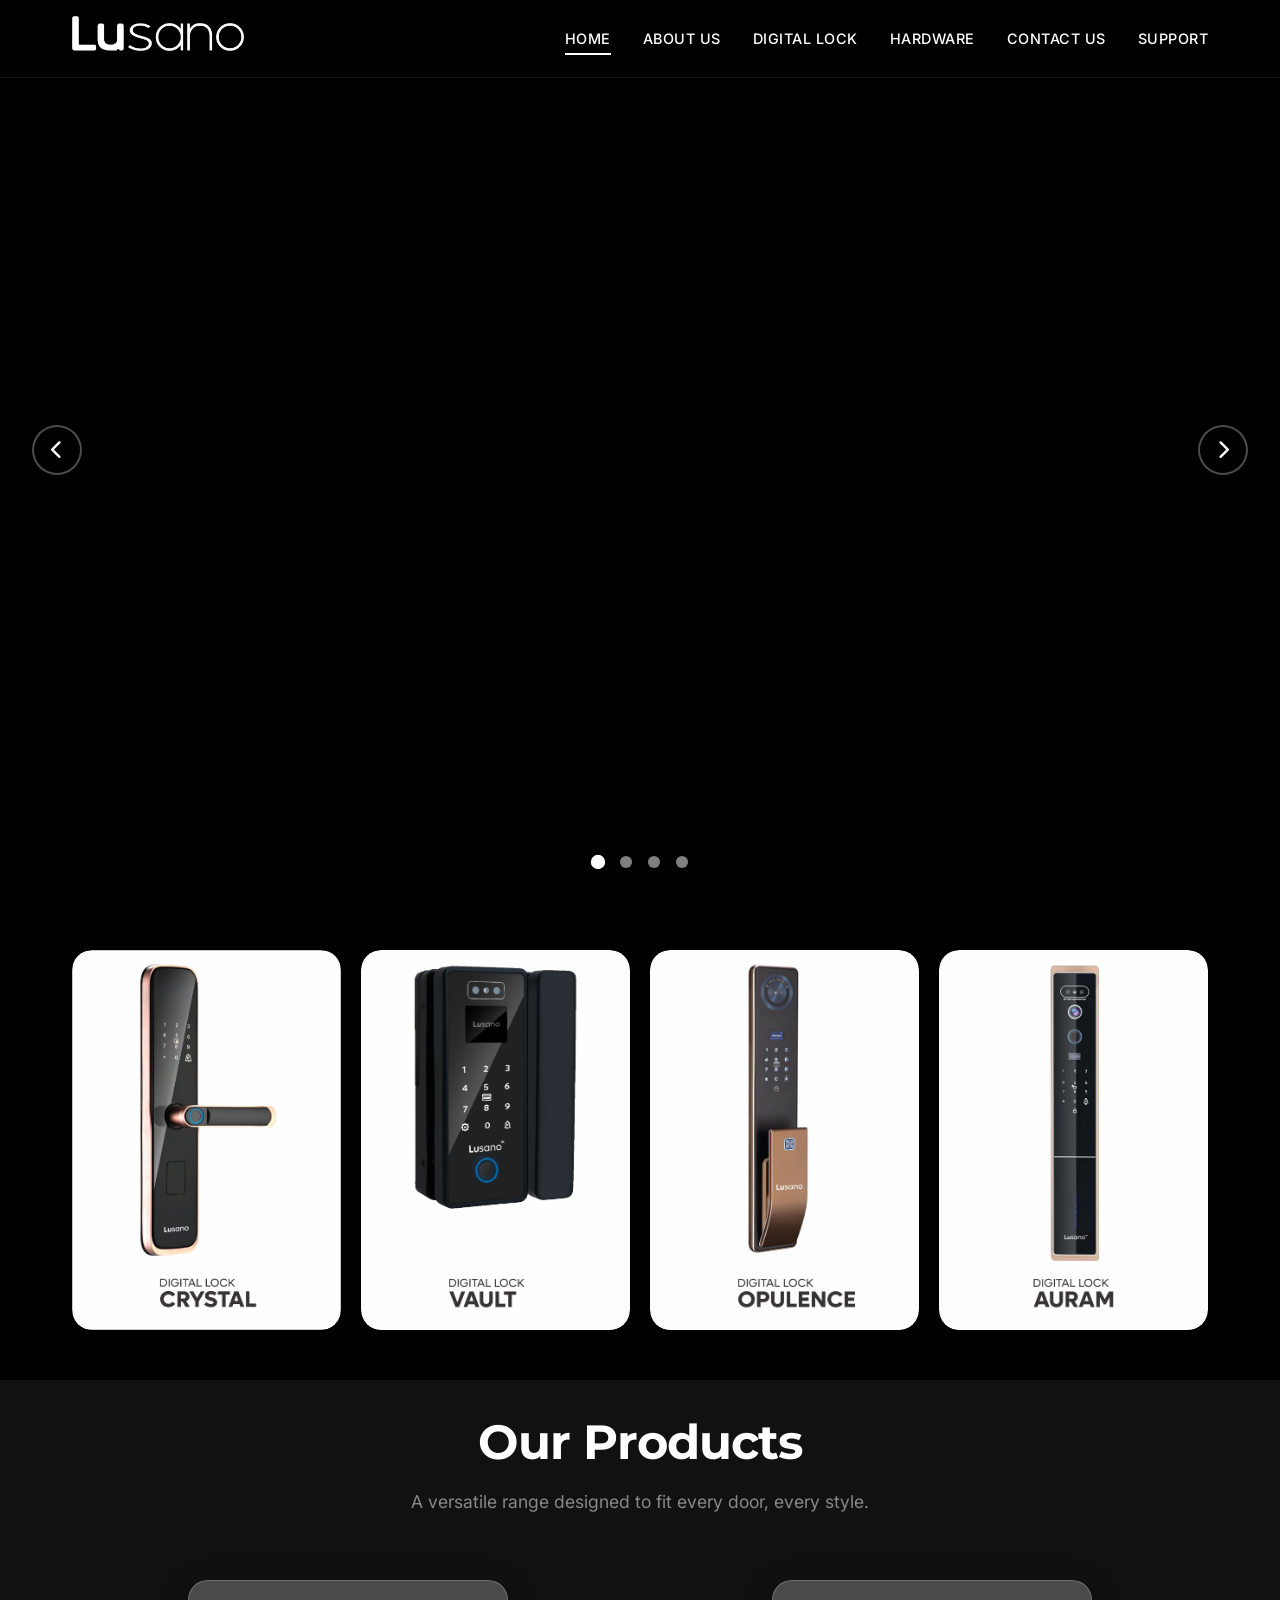
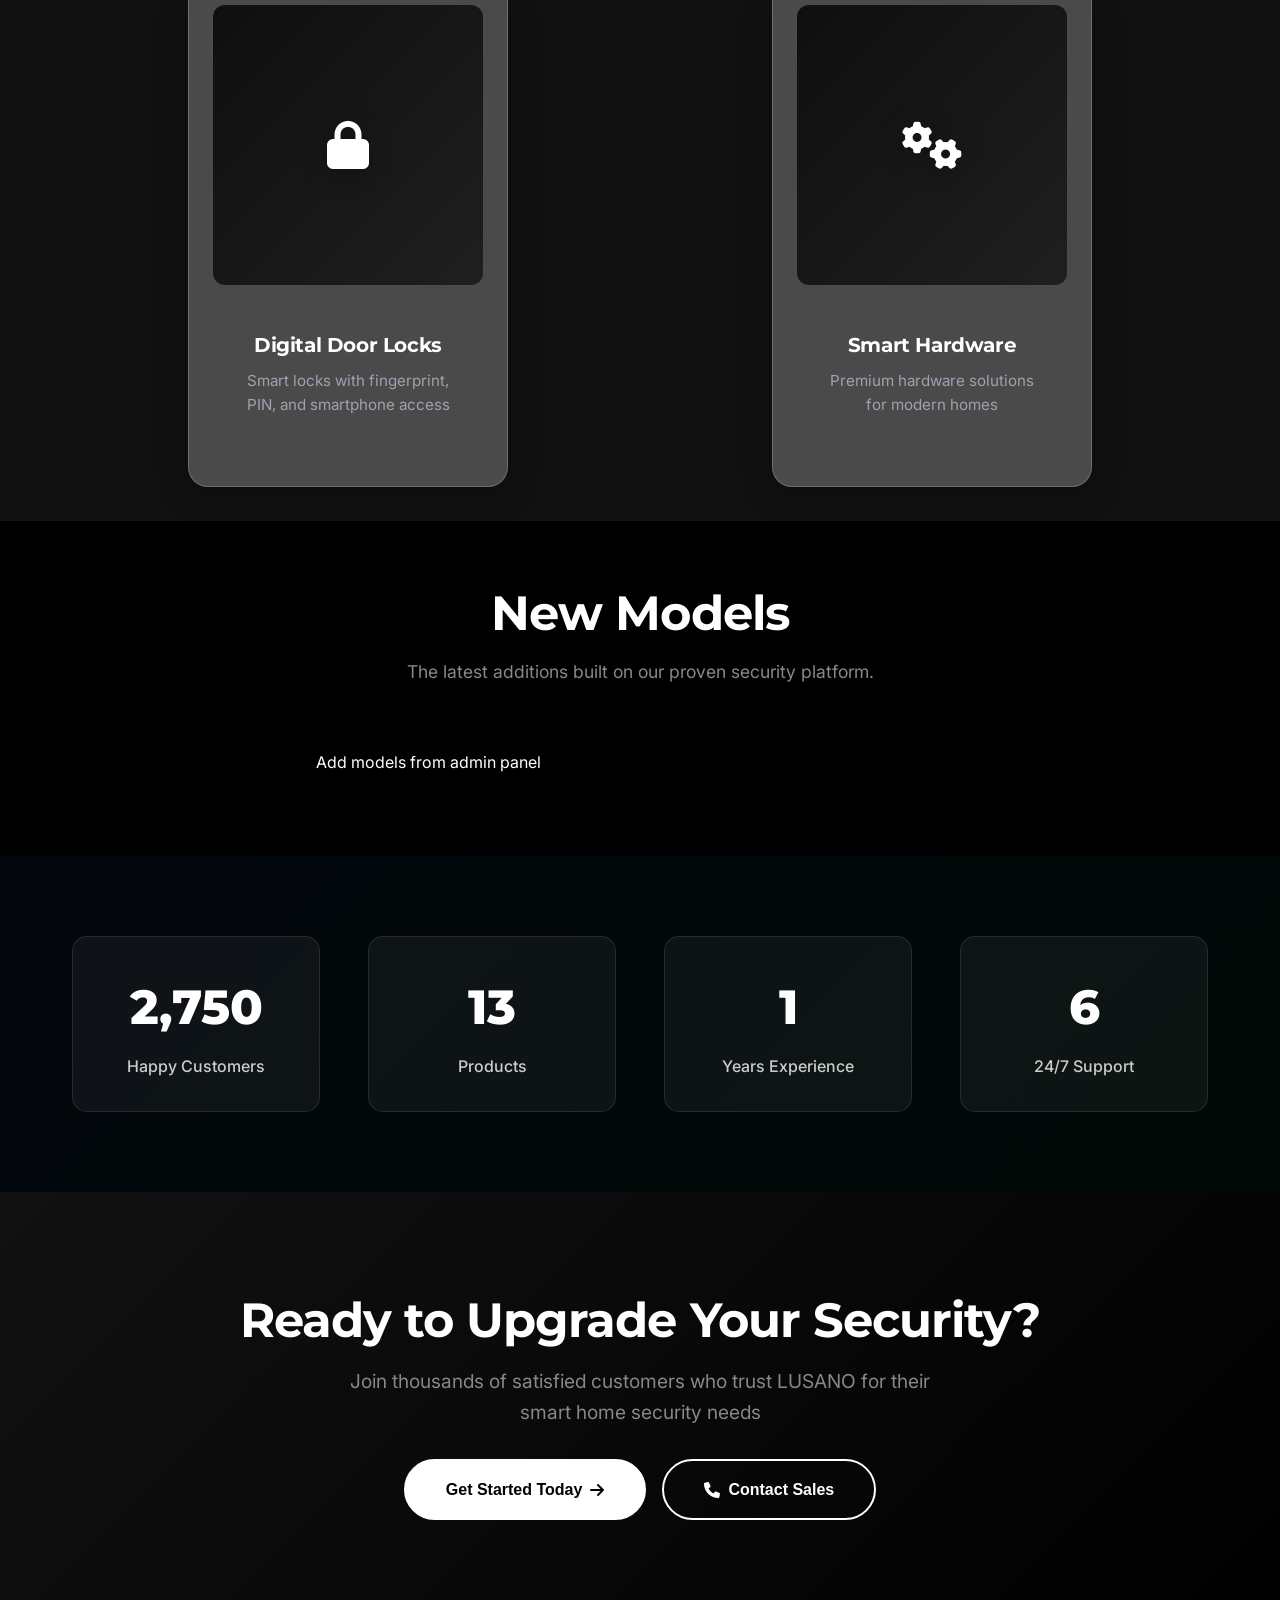
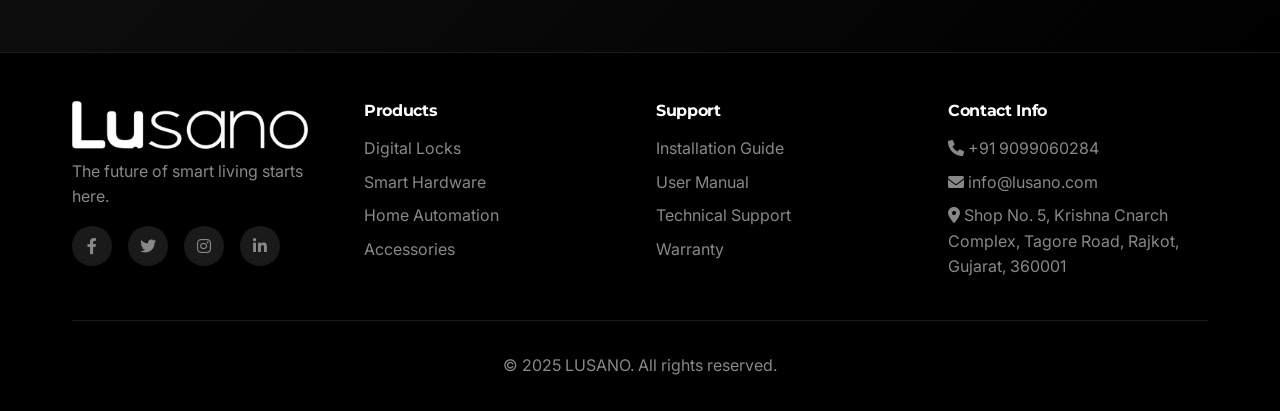
<file: index.html>
<!DOCTYPE html>
<html lang="en">

<head>
    <meta charset="UTF-8">
    <meta name="viewport" content="width=device-width, initial-scale=1.0">
    <title>LUSANO - The Future of Smart Living</title>
    <link rel="stylesheet" href="assets/css/styles.css">
    <link
        href="https://fonts.googleapis.com/css2?family=Montserrat:wght@600;700;800&family=Inter:wght@300;400;500;600;700;800&display=swap"
        rel="stylesheet">
    <link href="https://cdnjs.cloudflare.com/ajax/libs/font-awesome/6.0.0/css/all.min.css" rel="stylesheet">
    <link rel="stylesheet" href="assets/css/loader.css">
</head>

<body>
    <div id="page-loader" role="status" aria-live="polite" aria-label="Page loading">
        <div class="loader-content" aria-hidden="true">
            <div class="nav-logo">
                <img src="assets/image/lusano_logo_white.avif" alt="LUSANO Logo">
            </div>
            <div class="water-gauge">
                <div class="water-level">
                    <div class="wave"></div>
                    <div class="wave wave2"></div>
                </div>
            </div>
            <p class="loader-subtext">Loading...</p>
        </div>
    </div>

    <!-- Navigation -->
    <nav class="navbar" id="navbar">
        <div class="nav-container">
            <div class="nav-logo">
                <img src="assets/image/lusano_logo_white.avif" alt="LUSANO Logo" class="nav-logo-img"
                    style="height:35px; width:auto;" />
                <!-- <h2 class="nav-logo-title">LUSANO</h2> -->
            </div>
            <div class="nav-menu" id="nav-menu">
                <a href="index.html" class="nav-link active">HOME</a>
                <a href="about.html" class="nav-link">ABOUT US</a>
                <a href="digital-lock.html" class="nav-link">DIGITAL LOCK</a>
                <a href="hardware.html" class="nav-link">HARDWARE</a>
                <a href="contact.html" class="nav-link">CONTACT US</a>
                <a href="support.html" class="nav-link">SUPPORT</a>
            </div>
            <div class="nav-toggle" id="nav-toggle">
                <span class="bar"></span>
                <span class="bar"></span>
                <span class="bar"></span>
            </div>
        </div>
    </nav>

    <!-- Hero Section -->
    <section id="home" class="hero">
        <!-- Updated carousel structure to load from admin panel -->
        <div class="hero-carousel" id="heroCarousel">
            <!-- Carousel slides will be loaded dynamically from admin panel -->
            <div class="carousel-loading">
                <p>Loading carousel...</p>
            </div>
        </div>

        <!-- Navigation arrows for manual control -->
        <div class="carousel-navigation">
            <button class="carousel-nav prev" id="carousel-prev">
                <i class="fas fa-chevron-left"></i>
            </button>
            <button class="carousel-nav next" id="carousel-next">
                <i class="fas fa-chevron-right"></i>
            </button>
        </div>
        <!-- Carousel indicators will be updated dynamically -->
        <div class="carousel-indicators" id="carouselIndicators">
            <!-- Indicators will be generated based on loaded banners -->
        </div>
        <div class="scroll-indicator">
            <div class="scroll-line"></div>
            <span>Scroll</span>
        </div>
    </section>

    <!-- Features Section -->
    <section class="features" id="features">
        <div class="container">
            <div class="features-grid" style="grid-template-columns: repeat(auto-fit, minmax(250px, 1fr)); gap: 20px;">
                <div class="feature-card content-card" data-aos="fade-up"
                    style="padding: 0; background: transparent; border: none; box-shadow: none;">
                    <img src="assets/image/Photos-1.jpg" alt="Digital Lock Crystal"
                        style="width: 100%; height: auto; display: block; border-radius: 20px;">
                </div>
                <div class="feature-card content-card" data-aos="fade-up" data-aos-delay="100"
                    style="padding: 0; background: transparent; border: none; box-shadow: none;">
                    <img src="assets/image/Photos-2.jpg" alt="Digital Lock Vault"
                        style="width: 100%; height: auto; display: block; border-radius: 20px;">
                </div>
                <div class="feature-card content-card" data-aos="fade-up" data-aos-delay="200"
                    style="padding: 0; background: transparent; border: none; box-shadow: none;">
                    <img src="assets/image/Photos-3.jpg" alt="Digital Lock Opulence"
                        style="width: 100%; height: auto; display: block; border-radius: 20px;">
                </div>
                <div class="feature-card content-card" data-aos="fade-up" data-aos-delay="300"
                    style="padding: 0; background: transparent; border: none; box-shadow: none;">
                    <img src="assets/image/Photos-4.jpg" alt="Digital Lock Auram"
                        style="width: 100%; height: auto; display: block; border-radius: 20px;">
                </div>
            </div>
        </div>
    </section>

    <!-- Products Preview -->
    <section class="products-preview" id="products">
        <div class="container">
            <div class="section-header">
                <h2 class="section-title">Our Products</h2>
                <p class="section-subtitle">A versatile range designed to fit every door, every style.</p>
            </div>
            <div class="products-grid">
                <a href="digital-lock.html" class="product-item" data-aos="slide-up"
                    style="text-decoration: none; color: inherit;">
                    <div class="product-image-container">
                        <div class="product-bg"></div>
                        <!-- Icon instead of product image -->
                        <div class="product-icon"
                            style="font-size: 3rem; color: #ffffff; display: flex; align-items: center; justify-content: center; height: 100%;">
                            <i class="fas fa-lock"></i>
                        </div>
                    </div>
                    <div class="product-info">
                        <h3>Digital Door Locks</h3>
                        <p>Smart locks with fingerprint, PIN, and smartphone access</p>
                    </div>
                </a>
                <a href="hardware.html" class="product-item" data-aos="slide-up" data-aos-delay="100"
                    style="text-decoration: none; color: inherit;">
                    <div class="product-image-container">
                        <div class="product-bg"></div>
                        <!-- Icon instead of product image -->
                        <div class="product-icon"
                            style="font-size: 3rem; color: #ffffff; display: flex; align-items: center; justify-content: center; height: 100%;">
                            <i class="fas fa-cogs"></i>
                        </div>
                    </div>
                    <div class="product-info">
                        <h3>Smart Hardware</h3>
                        <p>Premium hardware solutions for modern homes</p>
                    </div>
                </a>

            </div>
        </div>
    </section>

    <!-- YouTube Video Section -->
    <section id="video" class="video-section" style="display: none;">
        <div class="container">
            <div class="section-header">
                <h2 class="section-title" id="video-title">See LUSANO in Action</h2>
                <p class="section-subtitle" id="video-description">A quick look at how our digital locks elevate your
                    daily routine.</p>
            </div>
            <div class="video-wrapper" data-aos="fade-up" id="video-container">
                <!-- Video will be loaded dynamically from admin panel -->
            </div>
        </div>
    </section>

    <!-- New Schemes Section -->
    <!-- <section class="schemes" id="schemes">
        <div class="container">
            <div class="section-header">
                <h2 class="section-title">New Schemes</h2>
                <p class="section-subtitle">Flexible options to get you secured faster.</p>
            </div>
            <div class="schemes-grid">
                <div class="scheme-card" data-aos="fade-up">
                    <div class="icon"><i class="fas fa-box-open"></i></div>
                    <h3>Bundle & Save</h3>
                    <p class="section-subtitle">Pair a digital lock with smart hardware and save up to 15%.</p>
                </div>
                <div class="scheme-card" data-aos="fade-up" data-aos-delay="100">
                    <div class="icon"><i class="fas fa-sync"></i></div>
                    <h3>Trade‑In Program</h3>
                    <p class="section-subtitle">Trade your old lock for credit toward a new LUSANO model.</p>
                </div>
                <div class="scheme-card" data-aos="fade-up" data-aos-delay="200">
                    <div class="icon"><i class="fas fa-shield-alt"></i></div>
                    <h3>Extended Warranty</h3>
                    <p class="section-subtitle">Add up to 3 years of coverage with priority support.</p>
                </div>
            </div>
        </div>
    </section> -->

    <!-- New Models Section -->
    <section class="new-models" id="new-models">
        <div class="container">
            <div class="section-header">
                <h2 class="section-title">New Models</h2>
                <p class="section-subtitle">The latest additions built on our proven security platform.</p>
            </div>
            <!-- Updated to dynamically load models from admin panel -->
            <div class="models-grid" id="models-container">
                <!-- Models will be loaded dynamically from admin panel -->
                <div class="loading-placeholder">
                    <p>Add models from admin panel</p>
                </div>
            </div>
        </div>
    </section>

    <!-- Statistics Section -->
    <section class="stats" id="stats">
        <div class="container">
            <div class="stats-grid">
                <div class="stat-item" data-aos="count-up">
                    <div class="stat-number" data-count="10000">0</div>
                    <div class="stat-label">Happy Customers</div>
                </div>
                <div class="stat-item" data-aos="count-up">
                    <div class="stat-number" data-count="50">0</div>
                    <div class="stat-label">Products</div>
                </div>
                <div class="stat-item" data-aos="count-up">
                    <div class="stat-number" data-count="5">0</div>
                    <div class="stat-label">Years Experience</div>
                </div>
                <div class="stat-item" data-aos="count-up">
                    <div class="stat-number" data-count="24">0</div>
                    <div class="stat-label">24/7 Support</div>
                </div>
            </div>
        </div>
    </section>

    <!-- CTA Section -->
    <section class="cta">
        <div class="container">
            <div class="cta-content">
                <h2>Ready to Upgrade Your Security?</h2>
                <p>Join thousands of satisfied customers who trust LUSANO for their smart home security needs</p>
                <div class="cta-buttons">
                    <button class="btn btn-primary large">
                        <span>Get Started Today</span>
                        <i class="fas fa-arrow-right"></i>
                    </button>
                    <button class="btn btn-outline large">
                        <i class="fas fa-phone"></i>
                        <span>Contact Sales</span>
                    </button>
                </div>
            </div>
        </div>
    </section>

    <!-- Footer -->
    <footer class="footer">
        <div class="container">
            <div class="footer-content">
                <div class="footer-section">
                    <div class="footer-logo">
                        <img src="assets/image/lusano_logo_white.avif" alt="LUSANO Logo"
                            style="height:48px; width:auto; display:block; margin-bottom:10px;" />
                        <p>The future of smart living starts here.</p>
                    </div>

                    <div class="social-links">
                        <a href="#"><i class="fab fa-facebook-f"></i></a>
                        <a href="#"><i class="fab fa-twitter"></i></a>
                        <a href="#"><i class="fab fa-instagram"></i></a>
                        <a href="#"><i class="fab fa-linkedin-in"></i></a>
                    </div>
                </div>
                <div class="footer-section">
                    <h4>Products</h4>
                    <ul>
                        <li><a href="#">Digital Locks</a></li>
                        <li><a href="#">Smart Hardware</a></li>
                        <li><a href="#">Home Automation</a></li>
                        <li><a href="#">Accessories</a></li>
                    </ul>
                </div>
                <div class="footer-section">
                    <h4>Support</h4>
                    <ul>
                        <li><a href="#">Installation Guide</a></li>
                        <li><a href="#">User Manual</a></li>
                        <li><a href="#">Technical Support</a></li>
                        <li><a href="#">Warranty</a></li>
                    </ul>
                </div>
                <div class="footer-section">
                    <h4>Contact Info</h4>
                    <div class="contact-info">
                        <p><i class="fas fa-phone"></i> +91 9099060284</p>
                        <p><i class="fas fa-envelope"></i> info@lusano.com</p>
                        <p><i class="fas fa-map-marker-alt"></i>  Shop No. 5, Krishna Cnarch Complex, Tagore Road, Rajkot, Gujarat, 360001</p>
                    </div>
                </div>
            </div>
            <div class="footer-bottom">
                <p>&copy; 2025 LUSANO. All rights reserved.</p>
            </div>
        </div>
    </footer>

    <script src="assets/js/script.js"></script>
    <script src="assets/js/lazy-loader.js" defer></script>
    <script src="assets/js/loader.js" defer></script>
    <script defer>
        // Load carousel banners from admin panel
        async function loadCarouselBanners() {
            try {
                const response = await fetch('admin/api/carousel-banners.php');
                const result = await response.json();

                if (result.success && result.data.length > 0) {
                    const activeBanners = result.data.filter(banner => banner.status === 'active');

                    if (activeBanners.length > 0) {
                        const carousel = document.getElementById('heroCarousel');
                        const indicators = document.getElementById('carouselIndicators');

                        // Clear loading content
                        carousel.innerHTML = '';
                        indicators.innerHTML = '';

                        // Create carousel slides
                        activeBanners.forEach((banner, index) => {
                            const slide = document.createElement('div');
                            slide.className = `carousel-slide ${index === 0 ? 'active' : ''}`;
                            slide.setAttribute('data-type', banner.type);

                            if (banner.type === 'video') {
                                slide.innerHTML = `
                                    <video class="carousel-video" muted loop autoplay preload="metadata">
                                        <source src="${banner.media_url}" type="video/mp4">
                                        <img src="assets/image/Frame 2.png" alt="${banner.title}" style="width: 100%; height: 100%; object-fit: cover;">
                                    </video>
                                `;
                            } else {
                                slide.style.backgroundImage = `url('${banner.media_url}')`;
                            }

                            carousel.appendChild(slide);

                            // Create indicator
                            const indicator = document.createElement('div');
                            indicator.className = `carousel-indicator ${index === 0 ? 'active' : ''}`;
                            indicator.setAttribute('data-slide', index);
                            indicators.appendChild(indicator);
                        });

                        // Reinitialize carousel functionality if it exists
                        if (typeof initializeCarousel === 'function') {
                            initializeCarousel();
                        }

                        return;
                    }
                }

                // Fallback to default banners if no admin banners are set
                loadDefaultCarousel();

            } catch (error) {
                console.error('Error loading carousel banners:', error);
                loadDefaultCarousel();
            }
        }

        function loadDefaultCarousel() {
            const carousel = document.getElementById('heroCarousel');
            const indicators = document.getElementById('carouselIndicators');

            carousel.innerHTML = `
                 Video slide 
                <div class="carousel-slide active" data-type="video">
                    <video class="carousel-video" muted loop autoplay preload="metadata">
                        <source src="assets/image/videoplayback.mp4" type="video/mp4">
                        <img src="assets/image/Frame 2.png" alt="Smart Home Security" style="width: 100%; height: 100%; object-fit: cover;">
                    </video>
                </div>
                 Image slides 
                <div class="carousel-slide" data-type="image" style="background-image: url('assets/image/Frame%202.png');"></div>
                <div class="carousel-slide" data-type="image" style="background-image: url('assets/image/Frame%203.png');"></div>
                <div class="carousel-slide" data-type="image" style="background-image: url('assets/image/Frame%204.png');"></div>
            `;

            indicators.innerHTML = `
                <div class="carousel-indicator active" data-slide="0"></div>
                <div class="carousel-indicator" data-slide="1"></div>
                <div class="carousel-indicator" data-slide="2"></div>
                <div class="carousel-indicator" data-slide="3"></div>
            `;

            // Reinitialize carousel functionality if it exists
            if (typeof initializeCarousel === 'function') {
                initializeCarousel();
            }
        }

        // Load new models from admin panel
        async function loadNewModels() {
            try {
                const response = await fetch('admin/api/new-models.php');
                const result = await response.json();

                if (result.success && result.data.length > 0) {
                    const container = document.getElementById('models-container');
                    container.innerHTML = '';

                    result.data.forEach(model => {
                        // Create SVG placeholder as data URI
                        const title = model.title || 'LUSANO Model';
                        const encodedTitle = encodeURIComponent(title);
                        const placeholder = `data:image/svg+xml,%3Csvg xmlns='http://www.w3.org/2000/svg' width='150' height='150' viewBox='0 0 150 150'%3E%3Crect fill='%23222' width='150' height='150'/%3E%3Ctext x='50%25' y='50%25' dominant-baseline='middle' text-anchor='middle' font-family='Arial' font-size='12' fill='%23666'%3E${encodedTitle}%3C/text%3E%3C/svg%3E`;
                        const imgSrc = (model.image && model.image.trim()) ? model.image : placeholder;

                        const modelCard = document.createElement('div');
                        modelCard.className = 'product-card';
                        modelCard.setAttribute('data-product-id', model.id);
                        modelCard.setAttribute('data-aos', 'slide-up');

                        modelCard.innerHTML = `
                            <div class="head">
                                <img 
                                    src="${imgSrc}" 
                                    alt="${model.title}" 
                                    class="product-image"
                                    loading="lazy"
                                    onerror="this.onerror=null;this.src='${placeholder}';"
                                />
                            </div>
                            <div class="body">
                                <div class="title">${model.title}</div>
                                <div class="desc">${model.description}</div>
                                <div class="price">From <strong>₹${parseInt(model.price).toLocaleString()}</strong></div>
                               
                            </div>
                        `;

                        container.appendChild(modelCard);
                    });
                } else {
                    // Show default models if no admin models are set
                    const container = document.getElementById('models-container');
                    // container.innerHTML = `
                    //     <div class="product-card" data-product-id="s3-slim" data-aos="slide-up">
                    //         <div class="head"><img src="/placeholder.svg?height=150&width=150" alt="LUSANO S3 Slim" class="product-image" /></div>
                    //         <div class="body">
                    //             <div class="title">LUSANO S3 Slim</div>
                    //             <div class="desc">Ultra‑thin body with biometric unlock and silent drive.</div>
                    //             <div class="price">From <strong>$339</strong></div>
                    //             <div class="hero-buttons">
                    //                 <a href="contact.html?product=S3%20Slim" class="btn btn-primary"><span>Add to Quote</span></a>
                    //                 <a href="product-details.html?id=s3-slim" class="btn btn-secondary"><span>View Specs</span></a>
                    //             </div>
                    //         </div>
                    //     </div>
                    //     <div class="product-card" data-product-id="p9-pro" data-aos="slide-up" data-aos-delay="100">
                    //         <div class="head"><img src="/placeholder.svg?height=150&width=150" alt="LUSANO P9 Pro" class="product-image" /></div>
                    //         <div class="body">
                    //             <div class="title">LUSANO P9 Pro</div>
                    //             <div class="desc">Pro‑grade motor, PIN + Wi‑Fi remote access and alerts.</div>
                    //             <div class="price">From <strong>$389</strong></div>
                    //             <div class="hero-buttons">
                    //                 <a href="contact.html?product=P9%20Pro" class="btn btn-primary"><span>Add to Quote</span></a>
                    //                 <a href="product-details.html?id=p9-pro" class="btn btn-secondary"><span>View Specs</span></a>
                    //             </div>
                    //         </div>
                    //     </div>
                    //     <div class="product-card" data-product-id="a1-mini" data-aos="slide-up" data-aos-delay="200">
                    //         <div class="head"><img src="/placeholder.svg?height=150&width=150" alt="LUSANO A1 Mini" class="product-image" /></div>
                    //         <div class="body">
                    //             <div class="title">LUSANO A1 Mini</div>
                    //             <div class="desc">Compact, rental‑friendly design with auto‑lock.</div>
                    //             <div class="price">From <strong>$259</strong></div>
                    //             <div class="hero-buttons">
                    //                 <a href="contact.html?product=A1%20Mini" class="btn btn-primary"><span>Add to Quote</span></a>
                    //                 <a href="product-details.html?id=a1-mini" class="btn btn-secondary"><span>View Specs</span></a>
                    //             </div>
                    //         </div>
                    //     </div>
                    // `;
                }
            } catch (error) {
                console.error('Error loading new models:', error);
                // Keep default models on error
            }
        }

        // Load YouTube videos from admin panel
        async function loadYouTubeVideos() {
            try {
                const response = await fetch('admin/api/youtube-videos.php');
                const result = await response.json();

                if (result.success && result.data.length > 0) {
                    const activeVideos = result.data.filter(video => video.status === 'active');

                    if (activeVideos.length > 0) {
                        const videoSection = document.getElementById('video');
                        const videoContainer = document.getElementById('video-container');
                        const videoTitle = document.getElementById('video-title');
                        const videoDescription = document.getElementById('video-description');

                        // Use the first active video
                        const video = activeVideos[0];

                        // Update section content
                        videoTitle.textContent = video.title;
                        videoDescription.textContent = video.description;

                        // Create YouTube embed
                        const embedUrl = `https://www.youtube.com/embed/${video.video_id}?rel=0&modestbranding=1`;
                        videoContainer.innerHTML = `
                            <iframe
                                src="${embedUrl}"
                                title="${video.title}"
                                allow="accelerometer; autoplay; clipboard-write; encrypted-media; gyroscope; picture-in-picture; web-share"
                                allowfullscreen
                            ></iframe>
                        `;

                        // Show the section
                        videoSection.style.display = 'block';
                    }
                }
                // If no videos, section remains hidden

            } catch (error) {
                console.error('Error loading YouTube videos:', error);
                // Keep section hidden on error
            }
        }

        window.addEventListener('load', function () {
            loadCarouselBanners();
            loadNewModels();
            loadYouTubeVideos();
        });
    </script>
</body>

</html>
</file>
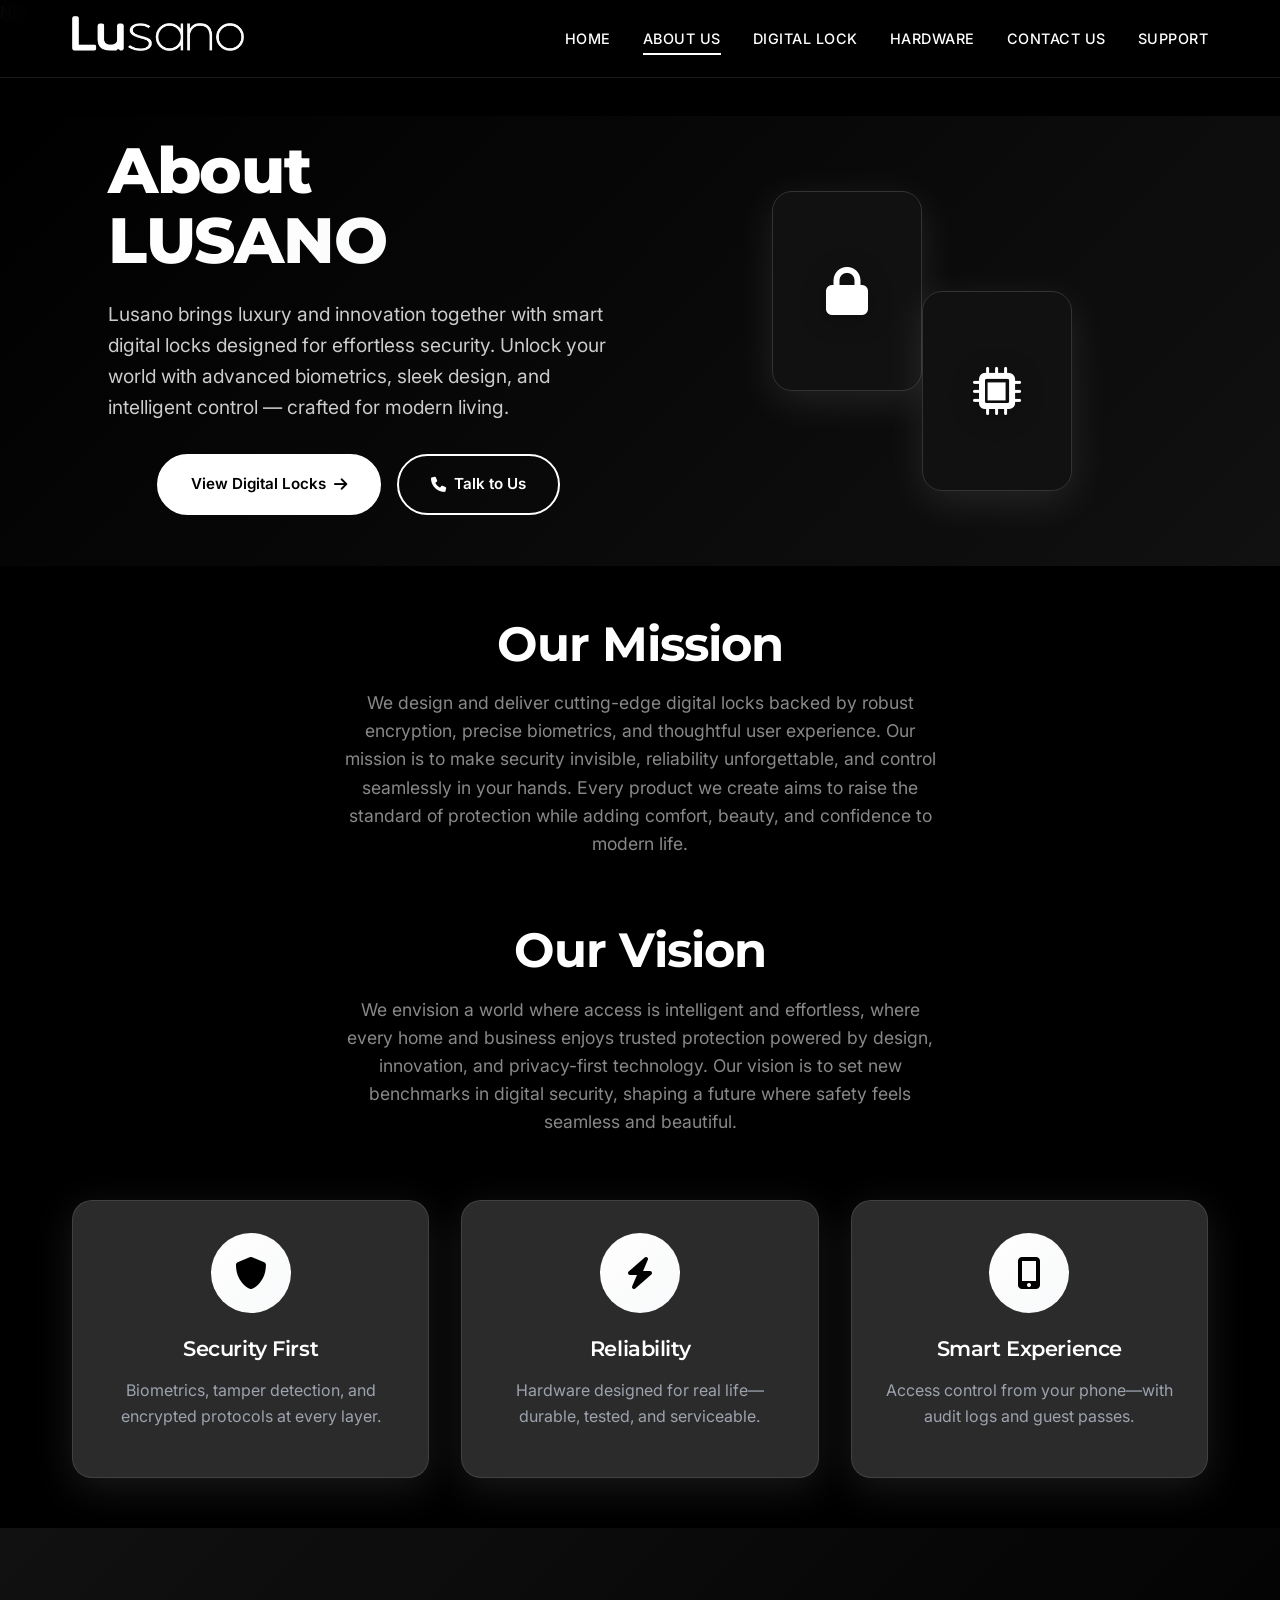
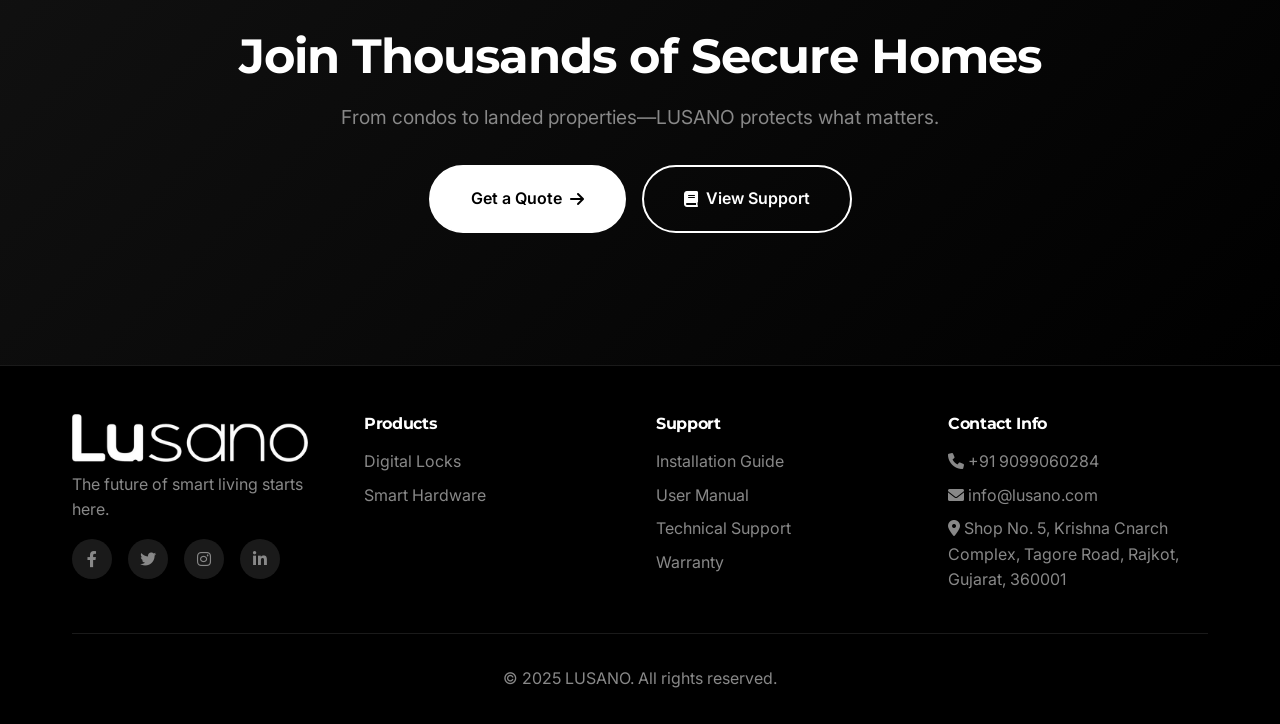
<file: about.html>
<!DOCTYPE html>
<html lang="en">
<head>
  <meta charset="UTF-8">
  <meta name="viewport" content="width=device-width, initial-scale=1">
  <title>About Us - LUSANO</title>
  <link rel="stylesheet" href="assets/css/styles.css">
   <!-- Matching fonts for all pages  -->
  <link href="https://fonts.googleapis.com/css2?family=Montserrat:wght@600;700;800&family=Inter:wght@300;400;500;600;700;800&display=swap" rel="stylesheet">
  <link href="https://cdnjs.cloudflare.com/ajax/libs/font-awesome/6.0.0/css/all.min.css" rel="stylesheet">
</head>
<body>
   Nav 
  <nav class="navbar" id="navbar">
    <div class="nav-container">
      <div class="nav-logo">
                <img src="assets/image/lusano_logo_white.avif" alt="LUSANO Logo" class="nav-logo-img"
                    style="height:35px; width:auto;" />
                <!-- <h2 class="nav-logo-title">LUSANO</h2> -->
            </div>

      <div class="nav-menu" id="nav-menu">
        <a href="index.html" class="nav-link">HOME</a>
        <a href="about.html" class="nav-link active">ABOUT US</a>
        <a href="digital-lock.html" class="nav-link">DIGITAL LOCK</a>
        <a href="hardware.html" class="nav-link">HARDWARE</a>
        <a href="contact.html" class="nav-link">CONTACT US</a>
        <a href="support.html" class="nav-link">SUPPORT</a>
      </div>
      <div class="nav-toggle" id="nav-toggle"><span class="bar"></span><span class="bar"></span><span class="bar"></span></div>
    </div>
  </nav>

  <main style="padding-top:90px">
    <section class="hero" style="min-height:50vh">
      <div class="hero-container">
        <div class="hero-content">
          <h1 class="hero-title"><span class="title-line">About</span><span class="title-line highlight">LUSANO</span></h1>
          <p class="hero-description">Lusano brings luxury and innovation together with smart digital locks designed for effortless security. 
            Unlock your world with advanced biometrics, sleek design, and intelligent control — crafted for modern living.</p>
          <div class="hero-buttons">
            <a href="digital-lock.html" class="btn btn-primary"><span>View Digital Locks</span><i class="fas fa-arrow-right"></i></a>
            <a href="contact.html" class="btn btn-secondary"><i class="fas fa-phone"></i><span>Talk to Us</span></a>
          </div>
        </div>
        <div class="hero-visual">
          <div class="product-showcase">
            <div class="product-card floating"><div class="product-image"><div class="digital-lock-icon"><i class="fas fa-lock"></i></div></div></div>
            <div class="product-card floating-delayed"><div class="product-image"><div class="hardware-icon"><i class="fas fa-microchip"></i></div></div></div>
          </div>
        </div>
      </div>
    </section>

    <section class="features">
      <div class="container">
        <div class="section-header">
          <h2 class="section-title">Our Mission</h2>
          <p class="section-subtitle">We design and deliver cutting-edge digital locks backed by robust encryption,
             precise biometrics, and thoughtful user experience. Our mission is to make security invisible, reliability 
             unforgettable, and control seamlessly in your hands. Every product we create aims to raise the standard of 
             protection while adding comfort, beauty, and confidence to modern life.</p>
        </div>
        <div class="section-header">
          <h2 class="section-title">Our Vision</h2>
          <p class="section-subtitle">We envision a world where access is intelligent and effortless, where every home and 
            business enjoys trusted protection powered by design, innovation, and privacy-first technology. Our vision is to 
            set new benchmarks in digital security, shaping a future where safety feels seamless and beautiful.</p>
        </div>
        <div class="features-grid">
          <div class="feature-card" data-aos="fade-up">
            <div class="feature-icon"><i class="fas fa-shield-alt"></i></div>
            <h3>Security First</h3>
            <p>Biometrics, tamper detection, and encrypted protocols at every layer.</p>
          </div>
          <div class="feature-card" data-aos="fade-up" data-aos-delay="100">
            <div class="feature-icon"><i class="fas fa-bolt"></i></div>
            <h3>Reliability</h3>
            <p>Hardware designed for real life—durable, tested, and serviceable.</p>
          </div>
          <div class="feature-card" data-aos="fade-up" data-aos-delay="200">
            <div class="feature-icon"><i class="fas fa-mobile-alt"></i></div>
            <h3>Smart Experience</h3>
            <p>Access control from your phone—with audit logs and guest passes.</p>
          </div>
        </div>
      </div>
    </section>

    <section class="cta">
      <div class="container">
        <div class="cta-content">
          <h2>Join Thousands of Secure Homes</h2>
          <p>From condos to landed properties—LUSANO protects what matters.</p>
          <div class="cta-buttons">
            <a class="btn btn-primary large" href="contact.html"><span>Get a Quote</span><i class="fas fa-arrow-right"></i></a>
            <a class="btn btn-outline large" href="support.html"><i class="fas fa-book"></i><span>View Support</span></a>
          </div>
        </div>
      </div>
    </section>
  </main>

   <!-- Footer  -->
  <footer class="footer">
    <div class="container">
      <div class="footer-content">
        <div class="footer-section">
          <div class="footer-logo">
                        <img src="assets/image/lusano_logo_white.avif" alt="LUSANO Logo" style="height:48px; width:auto; display:block; margin-bottom:10px;" />
                        <p>The future of smart living starts here.</p>
                    </div>
          <div class="social-links">
            <a href="#"><i class="fab fa-facebook-f"></i></a>
            <a href="#"><i class="fab fa-twitter"></i></a>
            <a href="#"><i class="fab fa-instagram"></i></a>
            <a href="#"><i class="fab fa-linkedin-in"></i></a>
          </div>
        </div>
        <div class="footer-section">
          <h4>Products</h4>
          <ul>
            <li><a href="digital-lock.html">Digital Locks</a></li>
            <li><a href="hardware.html">Smart Hardware</a></li>
          </ul>
        </div>
        <div class="footer-section">
          <h4>Support</h4>
          <ul>
            <li><a href="support.html">Installation Guide</a></li>
            <li><a href="support.html">User Manual</a></li>
            <li><a href="support.html">Technical Support</a></li>
            <li><a href="support.html">Warranty</a></li>
          </ul>
        </div>
        <div class="footer-section">
          <h4>Contact Info</h4>
          <div class="contact-info">
            <p><i class="fas fa-phone"></i> +91 9099060284</p>
            <p><i class="fas fa-envelope"></i> info@lusano.com</p>
            <p><i class="fas fa-map-marker-alt"></i>  Shop No. 5, Krishna Cnarch Complex, Tagore Road, Rajkot, Gujarat, 360001</p>
          </div>
        </div>
      </div>
      <div class="footer-bottom"><p>&copy; 2025 LUSANO. All rights reserved.</p></div>
    </div>
  </footer>

  <script src="assets/js/script.js"></script>
</body>
</html>
</file>
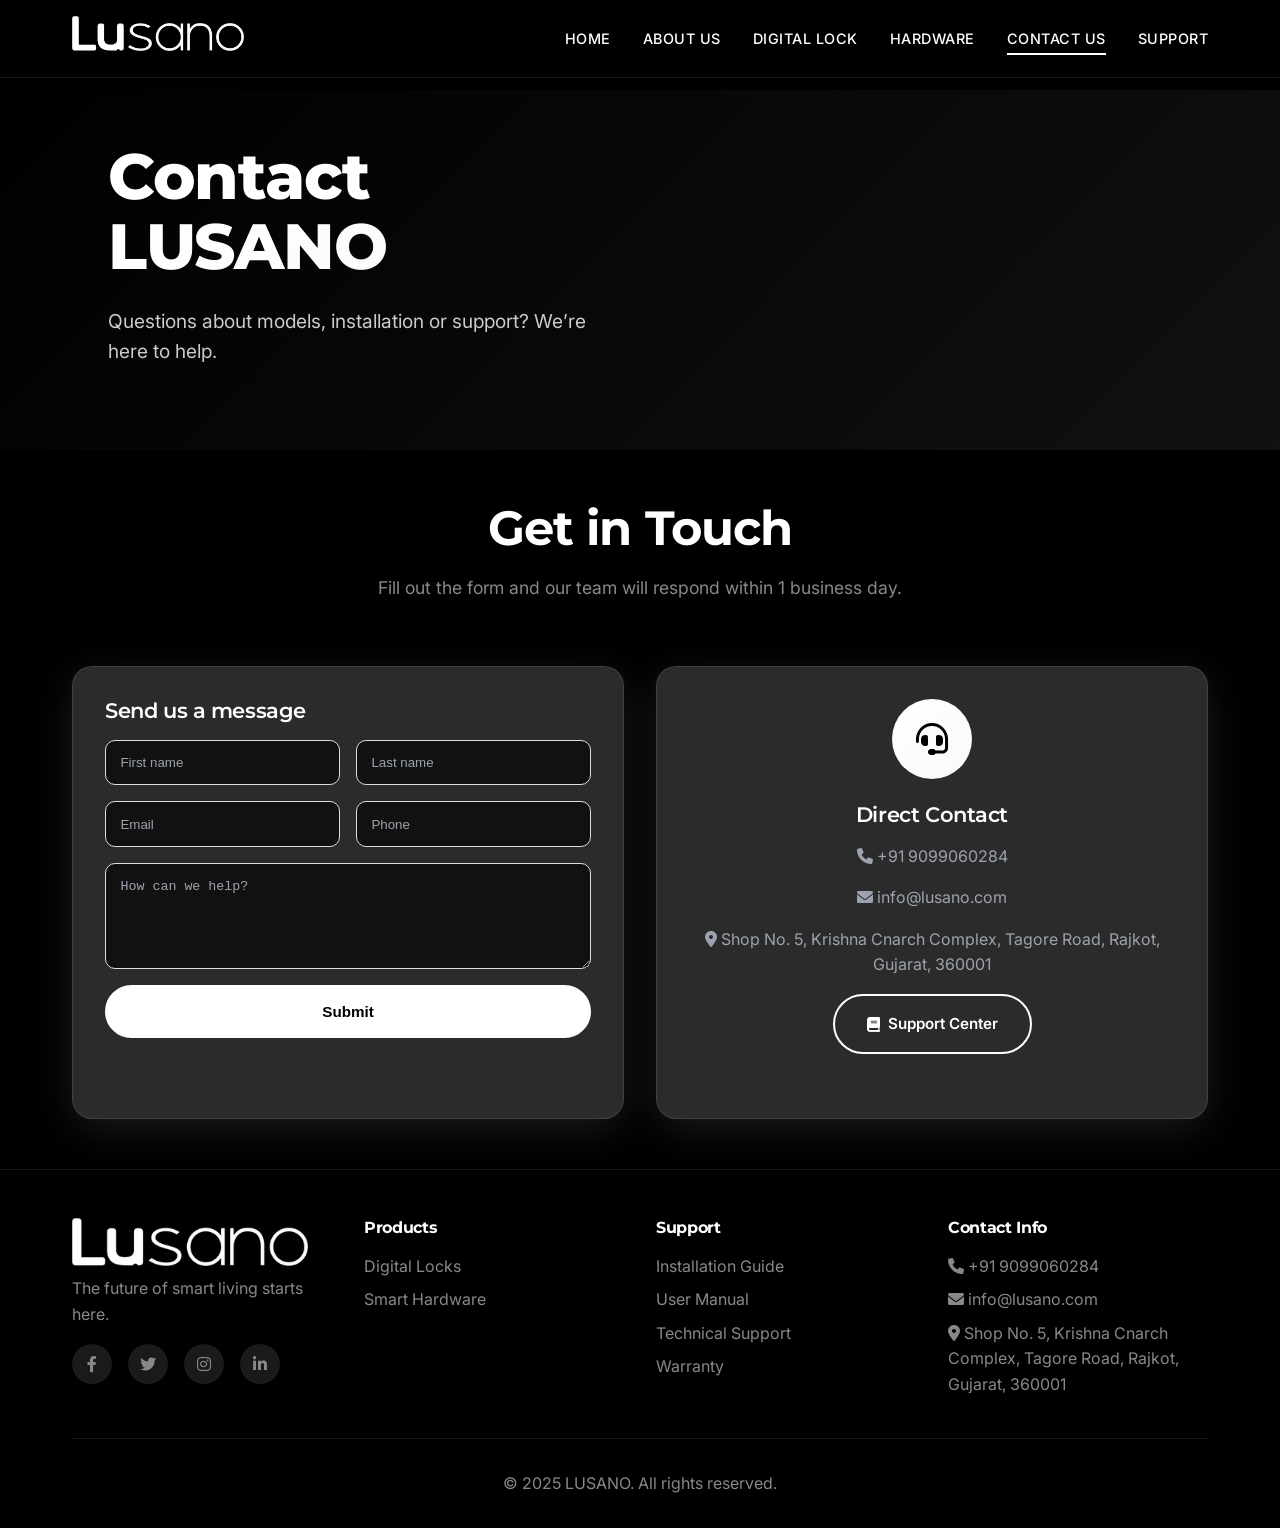
<file: contact.html>
<!DOCTYPE html>
<html lang="en">
<head>
  <meta charset="UTF-8"/>
  <meta name="viewport" content="width=device-width, initial-scale=1.0"/>
  <title>Contact Us - LUSANO</title>
  <link rel="stylesheet" href="assets/css/styles.css"/>
  <link href="https://fonts.googleapis.com/css2?family=Montserrat:wght@600;700;800&family=Inter:wght@300;400;500;600;700;800&display=swap" rel="stylesheet"/>
  <link href="https://cdnjs.cloudflare.com/ajax/libs/font-awesome/6.0.0/css/all.min.css" rel="stylesheet"/>
</head>
<body>
  <nav class="navbar" id="navbar">
    <div class="nav-container">
      <div class="nav-logo">
                <img src="assets/image/lusano_logo_white.avif" alt="LUSANO Logo" class="nav-logo-img"
                    style="height:35px; width:auto;" />
                <!-- <h2 class="nav-logo-title">LUSANO</h2> -->
            </div>
      <div class="nav-menu" id="nav-menu">
        <a href="index.html" class="nav-link">HOME</a>
        <a href="about.html" class="nav-link">ABOUT US</a>
        <a href="digital-lock.html" class="nav-link">DIGITAL LOCK</a>
        <a href="hardware.html" class="nav-link">HARDWARE</a>
        <a href="contact.html" class="nav-link active">CONTACT US</a>
        <a href="support.html" class="nav-link">SUPPORT</a>
      </div>
      <div class="nav-toggle" id="nav-toggle"><span class="bar"></span><span class="bar"></span><span class="bar"></span></div>
    </div>
  </nav>

  <main style="padding-top:90px">
    <section class="hero" style="min-height:40vh">
      <div class="hero-container">
        <div class="hero-content">
          <h1 class="hero-title"><span class="title-line">Contact</span><span class="title-line highlight">LUSANO</span></h1>
          <p class="hero-description">Questions about models, installation or support? We’re here to help.</p>
        </div>
      </div>
    </section>

    <section class="features">
      <div class="container">
        <div class="section-header">
          <h2 class="section-title">Get in Touch</h2>
          <p class="section-subtitle">Fill out the form and our team will respond within 1 business day.</p>
        </div>
        <div class="features-grid">
          <div class="feature-card" style="text-align:left">
            <h3 style="margin-bottom:1rem">Send us a message</h3>
            <form class="contact-form">
              <div class="form-row grid-2">
                <input type="text" placeholder="First name" required style="padding:0.9rem;border:1px solid #ddd;border-radius:10px">
                <input type="text" placeholder="Last name" required style="padding:0.9rem;border:1px solid #ddd;border-radius:10px">
              </div>
              <div class="form-row grid-2">
                <input type="email" placeholder="Email" required style="padding:0.9rem;border:1px solid #ddd;border-radius:10px">
                <input type="tel" placeholder="Phone" style="padding:0.9rem;border:1px solid #ddd;border-radius:10px">
              </div>
              <div class="form-row grid-1">
                <textarea rows="5" placeholder="How can we help?" style="width:100%;padding:0.9rem;border:1px solid #ddd;border-radius:10px"></textarea>
              </div>
              <div class="form-actions">
                <button type="submit" class="btn btn-primary"><span>Submit</span></button>
              </div>
            </form>
          </div>

          <div class="feature-card">
            <div class="feature-icon"><i class="fas fa-headset"></i></div>
            <h3>Direct Contact</h3>
            <p><i class="fas fa-phone"></i> +91 9099060284</p>
            <p><i class="fas fa-envelope"></i> info@lusano.com</p>
            <p><i class="fas fa-map-marker-alt"></i> Shop No. 5, Krishna Cnarch Complex, Tagore Road, Rajkot, Gujarat, 360001</p>
            <div class="hero-buttons" style="justify-content:center;margin-top:1rem">
              <a href="support.html" class="btn btn-secondary"><i class="fas fa-book"></i><span>Support Center</span></a>
            </div>
          </div>
        </div>
      </div>
    </section>
  </main>

  <footer class="footer">
    <div class="container">
      <div class="footer-content">
        <div class="footer-section">
         <div class="footer-logo">
                        <img src="assets/image/lusano_logo_white.avif" alt="LUSANO Logo" style="height:48px; width:auto; display:block; margin-bottom:10px;" />
                        <p>The future of smart living starts here.</p>
                    </div>
          <div class="social-links">
            <a href="#"><i class="fab fa-facebook-f"></i></a>
            <a href="#"><i class="fab fa-twitter"></i></a>
            <a href="#"><i class="fab fa-instagram"></i></a>
            <a href="#"><i class="fab fa-linkedin-in"></i></a>
          </div>
        </div>
        <div class="footer-section">
          <h4>Products</h4>
          <ul>
            <li><a href="digital-lock.html">Digital Locks</a></li>
            <li><a href="hardware.html">Smart Hardware</a></li>
          </ul>
        </div>
        <div class="footer-section">
          <h4>Support</h4>
          <ul>
            <li><a href="support.html">Installation Guide</a></li>
            <li><a href="support.html">User Manual</a></li>
            <li><a href="support.html">Technical Support</a></li>
            <li><a href="support.html">Warranty</a></li>
          </ul>
        </div>
        <div class="footer-section">
          <h4>Contact Info</h4>
          <div class="contact-info">
            <p><i class="fas fa-phone"></i> +91 9099060284</p>
            <p><i class="fas fa-envelope"></i> info@lusano.com</p>
            <p><i class="fas fa-map-marker-alt"></i>  Shop No. 5, Krishna Cnarch Complex, Tagore Road, Rajkot, Gujarat, 360001</p>
          </div>
        </div>
      </div>
      <div class="footer-bottom"><p>&copy; 2025 LUSANO. All rights reserved.</p></div>
    </div>
  </footer>

  <script src="assets/js/script.js"></script>
</body>
</html>
</file>
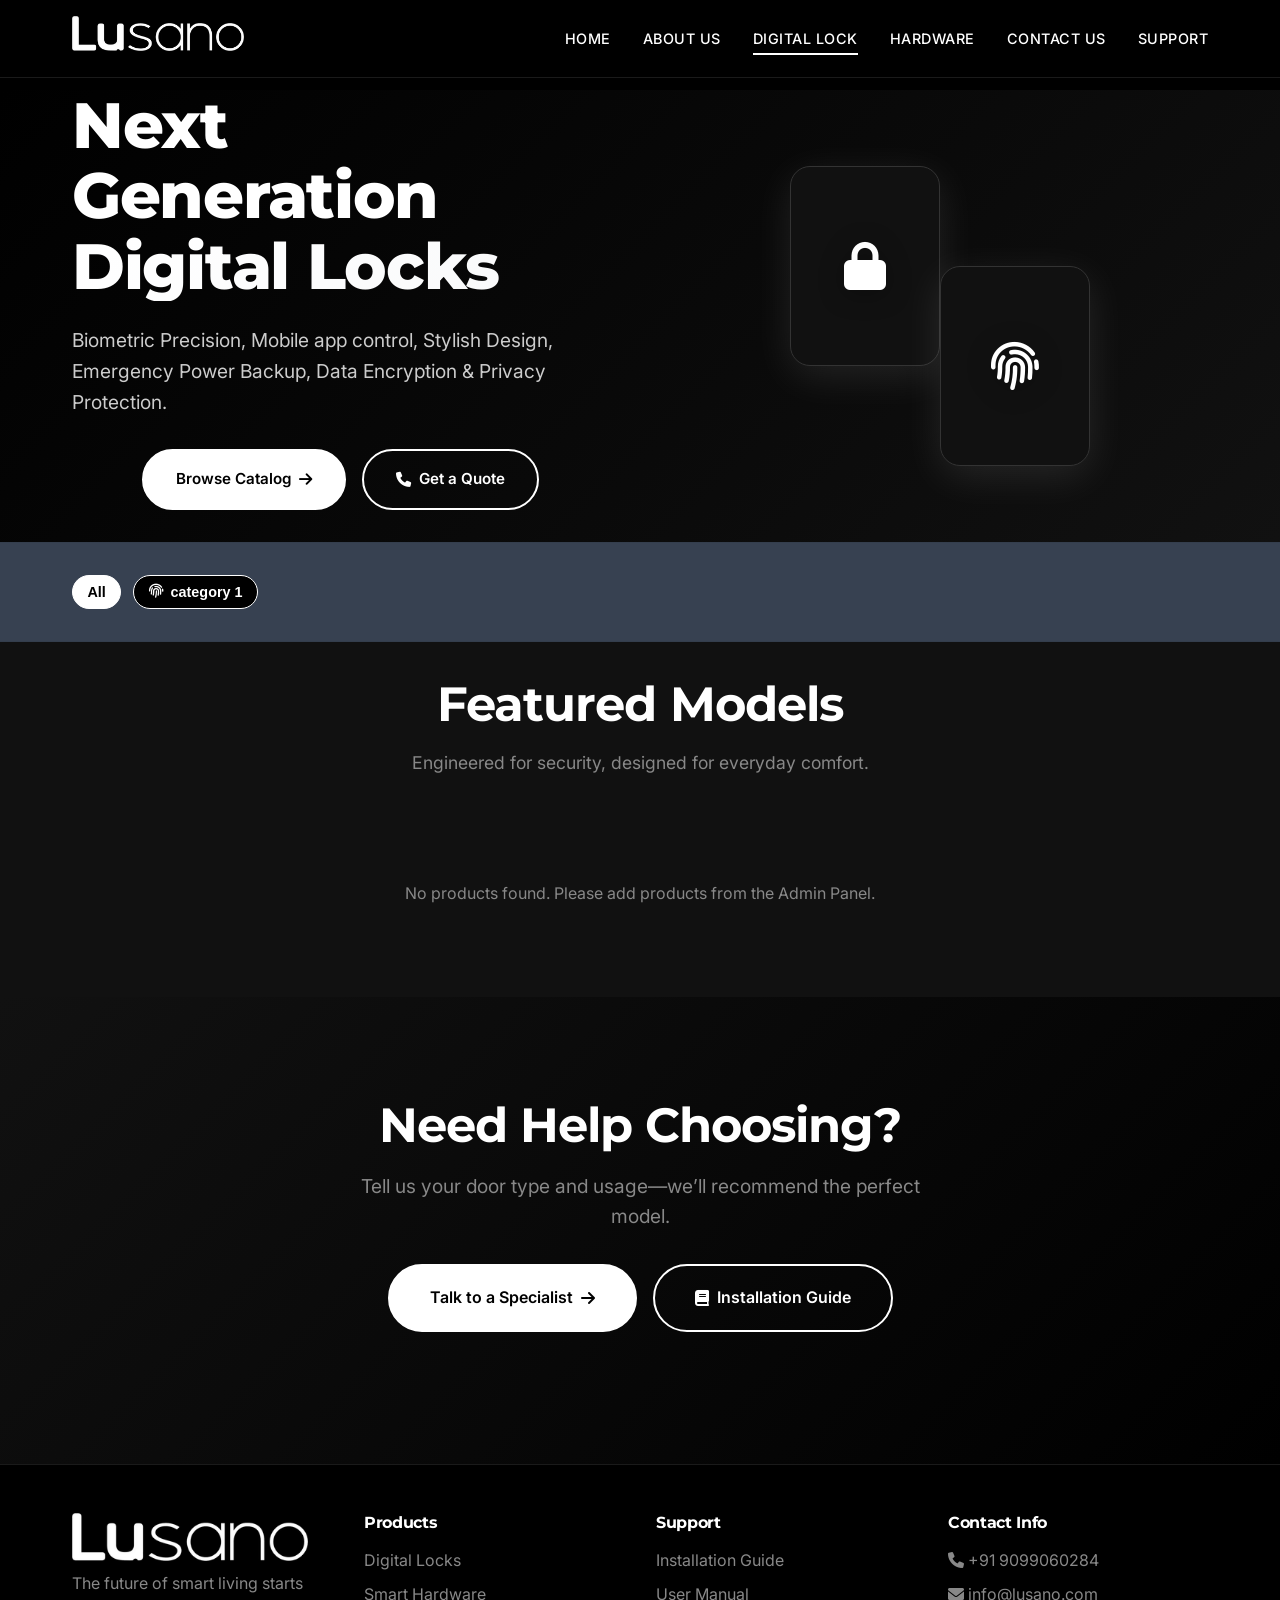
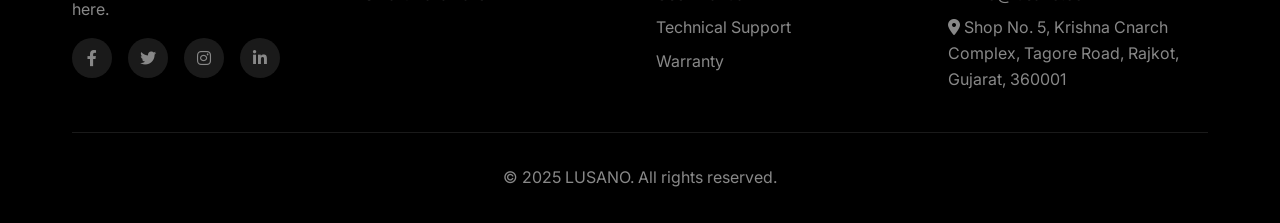
<file: digital-lock.html>
<!DOCTYPE html>
<html lang="en">

<head>
  <meta charset="UTF-8" />
  <meta name="viewport" content="width=device-width, initial-scale=1.0" />
  <title>Digital Locks - LUSANO</title>
  <link rel="stylesheet" href="assets/css/styles.css" />
  <!-- Page-specific CSS  -->
  <link rel="stylesheet" href="assets/css/digital-lock.css" />
  <link
    href="https://fonts.googleapis.com/css2?family=Montserrat:wght@600;700;800&family=Inter:wght@300;400;500;600;700;800&display=swap"
    rel="stylesheet" />
  <link href="https://cdnjs.cloudflare.com/ajax/libs/font-awesome/6.0.0/css/all.min.css" rel="stylesheet" />
</head>

<body>
  <nav class="navbar" id="navbar">
    <div class="nav-container">
      <div class="nav-logo">
                <img src="assets/image/lusano_logo_white.avif" alt="LUSANO Logo" class="nav-logo-img"
                    style="height:35px; width:auto;" />
                <!-- <h2 class="nav-logo-title">LUSANO</h2> -->
            </div>
      <div class="nav-menu" id="nav-menu">
        <a href="index.html" class="nav-link">HOME</a>
        <a href="about.html" class="nav-link">ABOUT US</a>
        <a href="digital-lock.html" class="nav-link active">DIGITAL LOCK</a>
        <a href="hardware.html" class="nav-link">HARDWARE</a>
        <a href="contact.html" class="nav-link">CONTACT US</a>
        <a href="support.html" class="nav-link">SUPPORT</a>
      </div>
      <div class="nav-toggle" id="nav-toggle"><span class="bar"></span><span class="bar"></span><span
          class="bar"></span></div>
    </div>
  </nav>

  <main style="padding-top:90px">
    <section class="hero" style="min-height:50vh">
      <div class="hero-container">
        <div class="hero-content">
          <h1 class="hero-title">
            <span class="title-line">Next Generation </span>
            <span class="title-line highlight">Digital Locks</span>
          </h1>
          <p class="hero-description">Biometric Precision, Mobile app control, Stylish Design, Emergency Power Backup,
            Data Encryption & Privacy Protection.</p>
          <div class="hero-buttons">
            <a href="#catalog" class="btn btn-primary"><span>Browse Catalog</span><i class="fas fa-arrow-right"></i></a>
            <a href="contact.html" class="btn btn-secondary"><i class="fas fa-phone"></i><span>Get a Quote</span></a>
          </div>
        </div>
        <div class="hero-visual">
          <div class="product-showcase">
            <div class="product-card floating">
              <div class="product-image">
                <div class="digital-lock-icon"><i class="fas fa-lock"></i></div>
              </div>
            </div>
            <div class="product-card floating-delayed">
              <div class="product-image">
                <div class="hardware-icon"><i class="fas fa-fingerprint"></i></div>
              </div>
            </div>
          </div>
        </div>
      </div>
    </section>

    <section class="filter-bar">
      <div class="container">
        <div class="filters" id="category-filters">
          <!-- Categories will be loaded dynamically from CSV -->
          <button class="filter-chip active" data-filter="all">All</button>
          <!-- Dynamic category buttons will be inserted here -->
        </div>
      </div>
    </section>

    <section id="catalog" class="products-preview">
      <div class="container">
        <div class="section-header">
          <h2 class="section-title">Featured Models</h2>
          <p class="section-subtitle">Engineered for security, designed for everyday comfort.</p>
        </div>
        <div class="products-grid">
          <div class="loading-spinner" style="grid-column: 1 / -1; text-align: center; padding: 40px; color: white;">
            <i class="fas fa-spinner fa-spin fa-3x"></i>
            <p style="margin-top: 15px; font-size: 1.1rem;">Loading products...</p>
          </div>
        </div>
      </div>
    </section>

    <section class="cta">
      <div class="container">
        <div class="cta-content">
          <h2>Need Help Choosing?</h2>
          <p>Tell us your door type and usage—we’ll recommend the perfect model.</p>
          <div class="cta-buttons">
            <a class="btn btn-primary large" href="contact.html"><span>Talk to a Specialist</span><i
                class="fas fa-arrow-right"></i></a>
            <a class="btn btn-outline large" href="support.html"><i class="fas fa-book"></i><span>Installation
                Guide</span></a>
          </div>
        </div>
      </div>
    </section>
  </main>

  <!-- Footer  -->
  <footer class="footer">
    <div class="container">
      <div class="footer-content">
        <div class="footer-section">
          <div class="footer-logo">
            <img src="assets/image/lusano_logo_white.avif" alt="LUSANO Logo"
              style="height:48px; width:auto; display:block; margin-bottom:10px;" />
            <p>The future of smart living starts here.</p>
          </div>
          <div class="social-links">
            <a href="#"><i class="fab fa-facebook-f"></i></a>
            <a href="#"><i class="fab fa-twitter"></i></a>
            <a href="#"><i class="fab fa-instagram"></i></a>
            <a href="#"><i class="fab fa-linkedin-in"></i></a>
          </div>
        </div>
        <div class="footer-section">
          <h4>Products</h4>
          <ul>
            <li><a href="digital-lock.html">Digital Locks</a></li>
            <li><a href="hardware.html">Smart Hardware</a></li>
          </ul>
        </div>
        <div class="footer-section">
          <h4>Support</h4>
          <ul>
            <li><a href="support.html">Installation Guide</a></li>
            <li><a href="support.html">User Manual</a></li>
            <li><a href="support.html">Technical Support</a></li>
            <li><a href="support.html">Warranty</a></li>
          </ul>
        </div>
        <div class="footer-section">
          <h4>Contact Info</h4>
          <div class="contact-info">
            <p><i class="fas fa-phone"></i> +91 9099060284</p>
            <p><i class="fas fa-envelope"></i> info@lusano.com</p>
            <p><i class="fas fa-map-marker-alt"></i>  Shop No. 5, Krishna Cnarch Complex, Tagore Road, Rajkot, Gujarat, 360001</p>
          </div>
        </div>
      </div>
      <div class="footer-bottom">
        <p>&copy; 2025 LUSANO. All rights reserved.</p>
      </div>
    </div>
  </footer>

  <script src="assets/js/script.js"></script>
  <!-- Add product data loader before other scripts -->
  <script src="assets/js/product-data-loader.js"></script>
  <!-- Add categories loader script -->
  <script src="assets/js/categories-loader.js"></script>
  <!-- Page-specific JS  -->
  <script src="assets/js/digital-lock.js"></script>
</body>

</html>
</file>
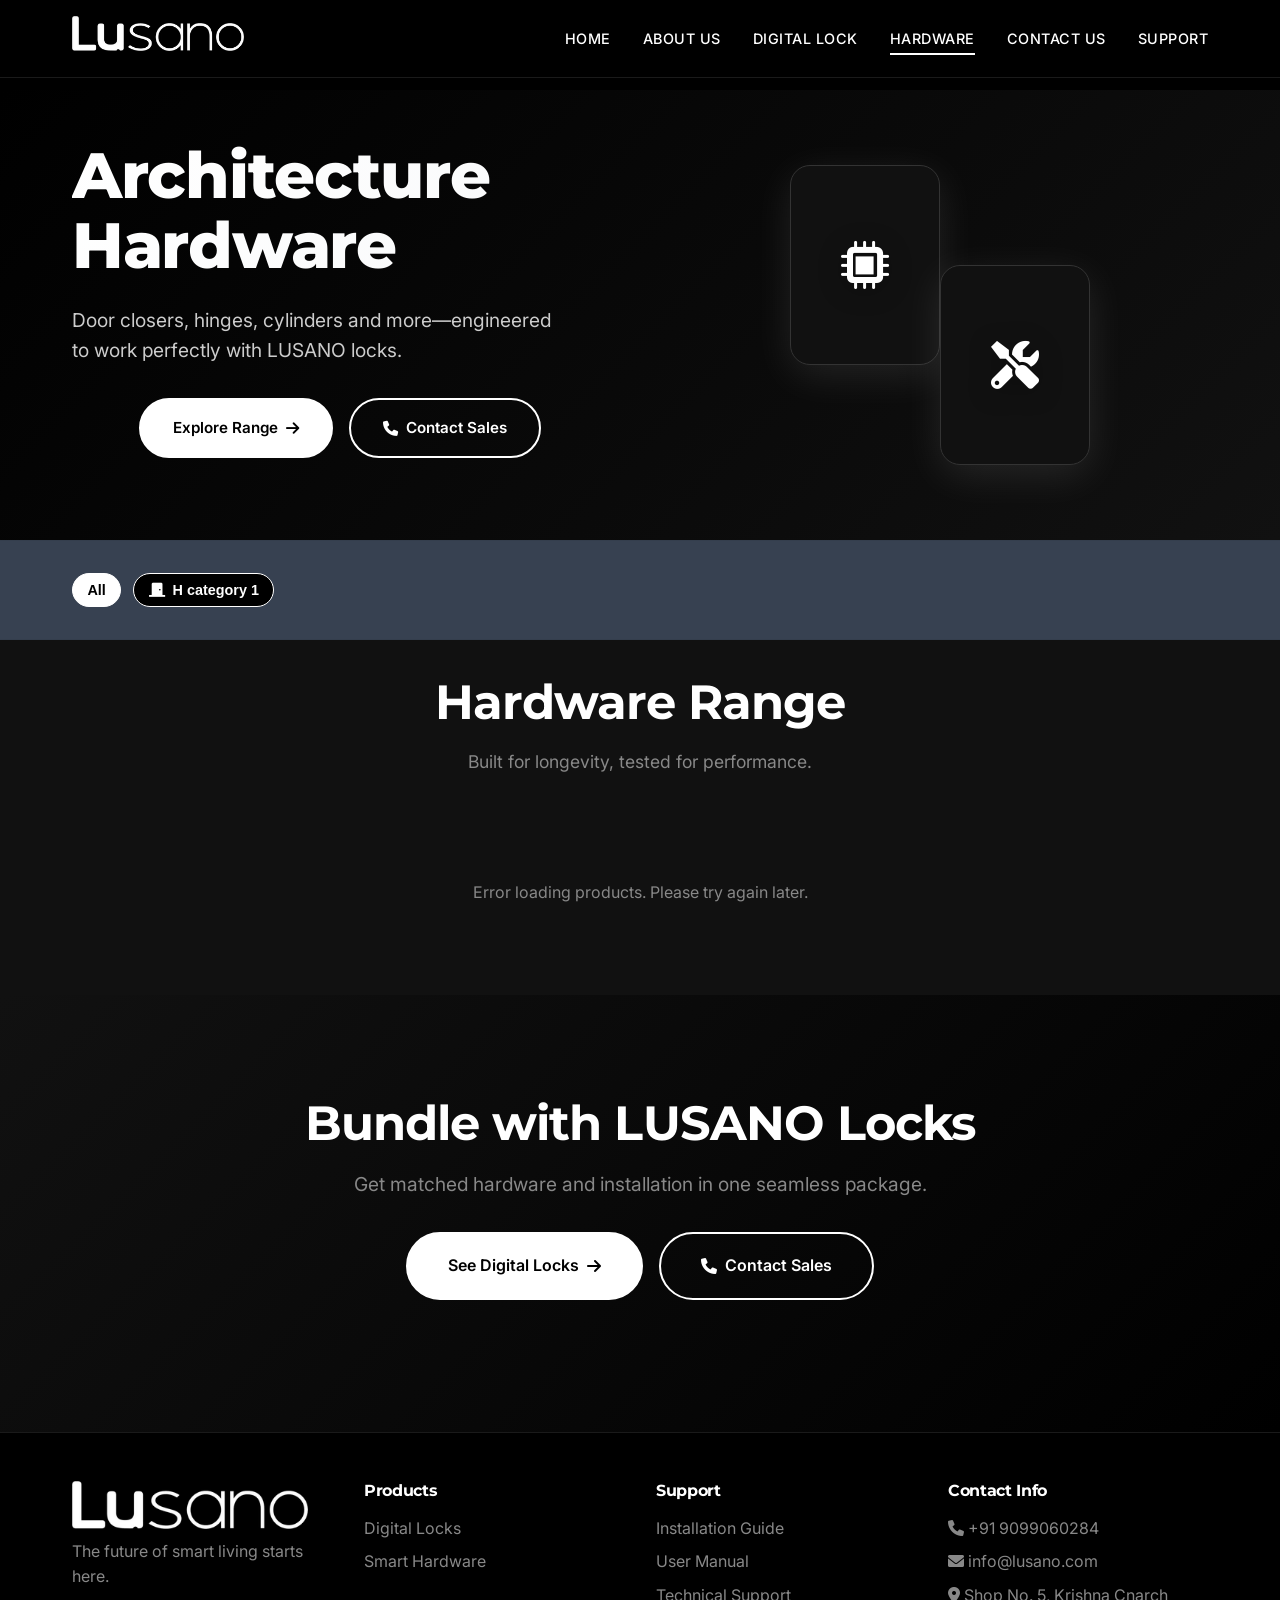
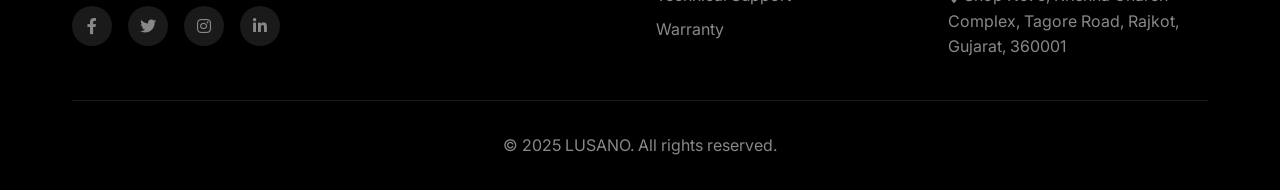
<file: hardware.html>
<!DOCTYPE html>
<html lang="en">

<head>
  <meta charset="UTF-8" />
  <meta name="viewport" content="width=device-width, initial-scale=1.0" />
  <title>Hardware - LUSANO</title>
  <link rel="stylesheet" href="assets/css/styles.css" />
  <!-- Page-specific CSS  -->
  <link rel="stylesheet" href="assets/css/hardware.css" />
  <link rel="stylesheet" href="assets/css/digital-lock.css" />
  <link
    href="https://fonts.googleapis.com/css2?family=Montserrat:wght@600;700;800&family=Inter:wght@300;400;500;600;700;800&display=swap"
    rel="stylesheet" />
  <link href="https://cdnjs.cloudflare.com/ajax/libs/font-awesome/6.0.0/css/all.min.css" rel="stylesheet" />
</head>

<body>
  <nav class="navbar" id="navbar">
    <div class="nav-container">
      <div class="nav-logo">
                <img src="assets/image/lusano_logo_white.avif" alt="LUSANO Logo" class="nav-logo-img"
                    style="height:35px; width:auto;" />
                <!-- <h2 class="nav-logo-title">LUSANO</h2> -->
            </div>
      <div class="nav-menu" id="nav-menu">
        <a href="index.html" class="nav-link">HOME</a>
        <a href="about.html" class="nav-link">ABOUT US</a>
        <a href="digital-lock.html" class="nav-link">DIGITAL LOCK</a>
        <a href="hardware.html" class="nav-link active">HARDWARE</a>
        <a href="contact.html" class="nav-link">CONTACT US</a>
        <a href="support.html" class="nav-link">SUPPORT</a>
      </div>
      <div class="nav-toggle" id="nav-toggle"><span class="bar"></span><span class="bar"></span><span
          class="bar"></span></div>
    </div>
  </nav>

  <main style="padding-top:90px">
    <section class="hero" style="min-height:50vh">
      <div class="hero-container">
        <div class="hero-content">
          <h1 class="hero-title">
            <!-- <span class="title-line">Precision</span> -->
            <span class="title-line highlight">Architecture Hardware</span>
          </h1>
          <p class="hero-description">Door closers, hinges, cylinders and more—engineered to work perfectly with LUSANO
            locks.</p>
          <div class="hero-buttons">
            <a href="#range" class="btn btn-primary"><span>Explore Range</span><i class="fas fa-arrow-right"></i></a>
            <a href="contact.html" class="btn btn-secondary"><i class="fas fa-phone"></i><span>Contact Sales</span></a>
          </div>
        </div>
        <div class="hero-visual">
          <div class="product-showcase">
            <div class="product-card floating">
              <div class="product-image">
                <div class="hardware-icon"><i class="fas fa-microchip"></i></div>
              </div>
            </div>
            <div class="product-card floating-delayed">
              <div class="product-image">
                <div class="digital-lock-icon"><i class="fas fa-screwdriver-wrench"></i></div>
              </div>
            </div>
          </div>
        </div>
      </div>
    </section>

    <!-- Updated category section to match digital-lock.html design exactly -->
    <section class="filter-bar">
      <div class="container">
        <div class="filters" id="category-filters">
          <!-- Categories will be loaded dynamically from CSV -->
          <button class="filter-chip active" data-filter="all">All</button>
          <!-- Dynamic category buttons will be inserted here -->
        </div>
      </div>
    </section>

    <section id="range" class="products-preview">
      <div class="container">
        <div class="section-header">
          <h2 class="section-title">Hardware Range</h2>
          <p class="section-subtitle">Built for longevity, tested for performance.</p>
        </div>


        <div class="products-grid">
          <div class="loading-spinner" style="grid-column: 1 / -1; text-align: center; padding: 40px; color: white;">
            <i class="fas fa-spinner fa-spin fa-3x"></i>
            <p style="margin-top: 15px; font-size: 1.1rem;">Loading hardware products...</p>
          </div>
        </div>
      </div>
    </section>

    <section class="cta">
      <div class="container">
        <div class="cta-content">
          <h2>Bundle with LUSANO Locks</h2>
          <p>Get matched hardware and installation in one seamless package.</p>
          <div class="cta-buttons">
            <a class="btn btn-primary large" href="digital-lock.html"><span>See Digital Locks</span><i
                class="fas fa-arrow-right"></i></a>
            <a class="btn btn-outline large" href="contact.html"><i class="fas fa-phone"></i><span>Contact
                Sales</span></a>
          </div>
        </div>
      </div>
    </section>
  </main>

  <!-- Footer  -->
  <footer class="footer">
    <div class="container">
      <div class="footer-content">
        <div class="footer-section">
          <div class="footer-logo">
            <img src="assets/image/lusano_logo_white.avif" alt="LUSANO Logo"
              style="height:48px; width:auto; display:block; margin-bottom:10px;" />
            <p>The future of smart living starts here.</p>
          </div>
          <div class="social-links">
            <a href="#"><i class="fab fa-facebook-f"></i></a>
            <a href="#"><i class="fab fa-twitter"></i></a>
            <a href="#"><i class="fab fa-instagram"></i></a>
            <a href="#"><i class="fab fa-linkedin-in"></i></a>
          </div>
        </div>
        <div class="footer-section">
          <h4>Products</h4>
          <ul>
            <li><a href="digital-lock.html">Digital Locks</a></li>
            <li><a href="hardware.html">Smart Hardware</a></li>
          </ul>
        </div>
        <div class="footer-section">
          <h4>Support</h4>
          <ul>
            <li><a href="support.html">Installation Guide</a></li>
            <li><a href="support.html">User Manual</a></li>
            <li><a href="support.html">Technical Support</a></li>
            <li><a href="support.html">Warranty</a></li>
          </ul>
        </div>
        <div class="footer-section">
          <h4>Contact Info</h4>
          <div class="contact-info">
            <p><i class="fas fa-phone"></i> +91 9099060284</p>
            <p><i class="fas fa-envelope"></i> info@lusano.com</p>
            <p><i class="fas fa-map-marker-alt"></i>  Shop No. 5, Krishna Cnarch Complex, Tagore Road, Rajkot, Gujarat, 360001</p>
          </div>
        </div>
      </div>
      <div class="footer-bottom">
        <p>&copy; 2025 LUSANO. All rights reserved.</p>
      </div>
    </div>
  </footer>

  <script src="assets/js/script.js"></script>
  <!-- Added hardware categories loader script -->
  <script src="assets/js/hardware-categories-loader.js"></script>
  <!-- Page-specific JS  -->
  <script src="assets/js/hardware.js"></script>
</body>

</html>
</file>
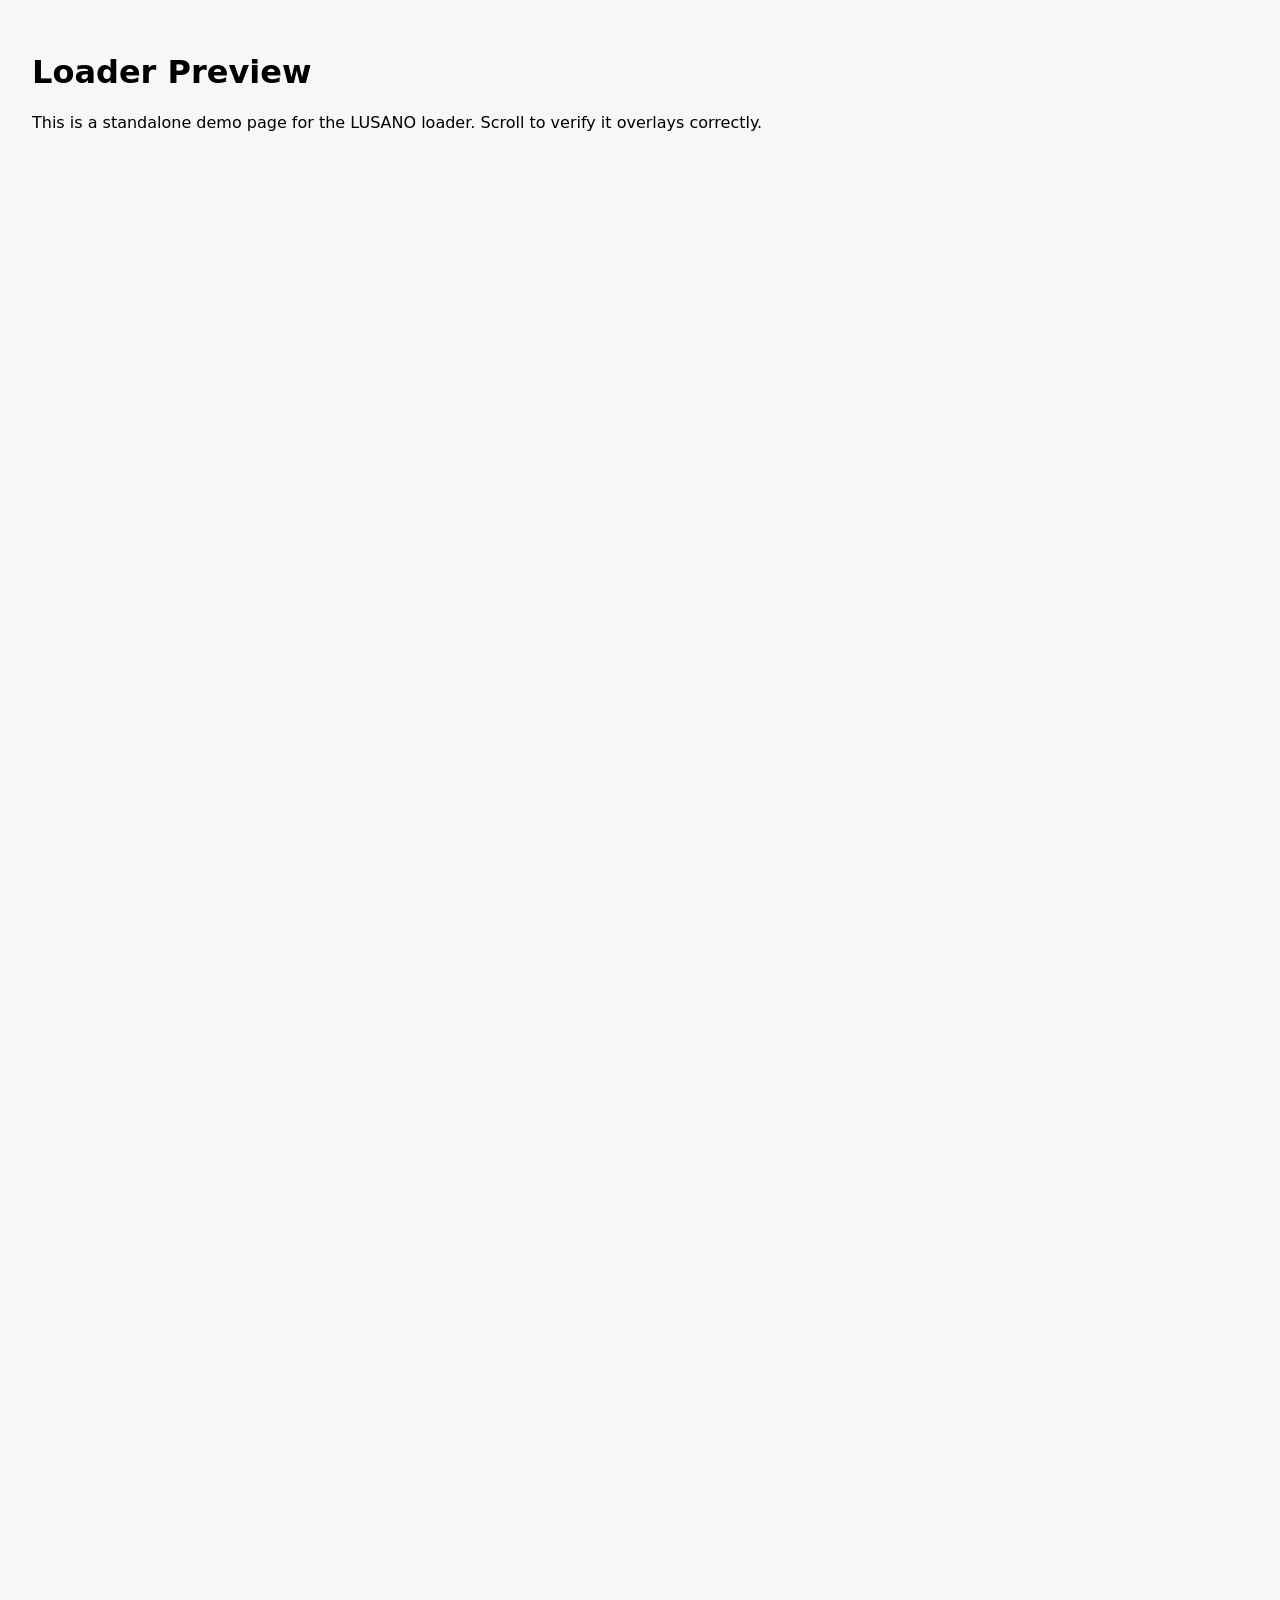
<file: loader.html>
<!doctype html>
<html lang="en">
  <head>
    <meta charset="utf-8" />
    <meta name="viewport" content="width=device-width, initial-scale=1" />
    <title>LUSANO Loader Preview</title>
    <link rel="stylesheet" href="assets/css/loader.css" />
    <style>
      body { margin: 0; min-height: 200vh; background: #f6f7f9; }
      main { padding: 32px; font-family: system-ui, -apple-system, Segoe UI, Roboto, Inter, "Helvetica Neue", Arial, "Noto Sans"; }
    </style>
  </head>
  <body>
    <div id="page-loader" role="status" aria-live="polite" aria-label="Page loading">
      <div class="loader-content" aria-hidden="true">
        <div class="loader-brand">LUSANO</div>
        <div class="water-gauge">
          <div class="water-level">
            <div class="wave"></div>
            <div class="wave wave2"></div>
          </div>
        </div>
        <p class="loader-subtext">Loading...</p>
      </div>
    </div>

    <main>
      <h1>Loader Preview</h1>
      <p>This is a standalone demo page for the LUSANO loader. Scroll to verify it overlays correctly.</p>
    </main>

    <script src="assets/js/loader.js" defer></script>
  </body>
</html>
</file>
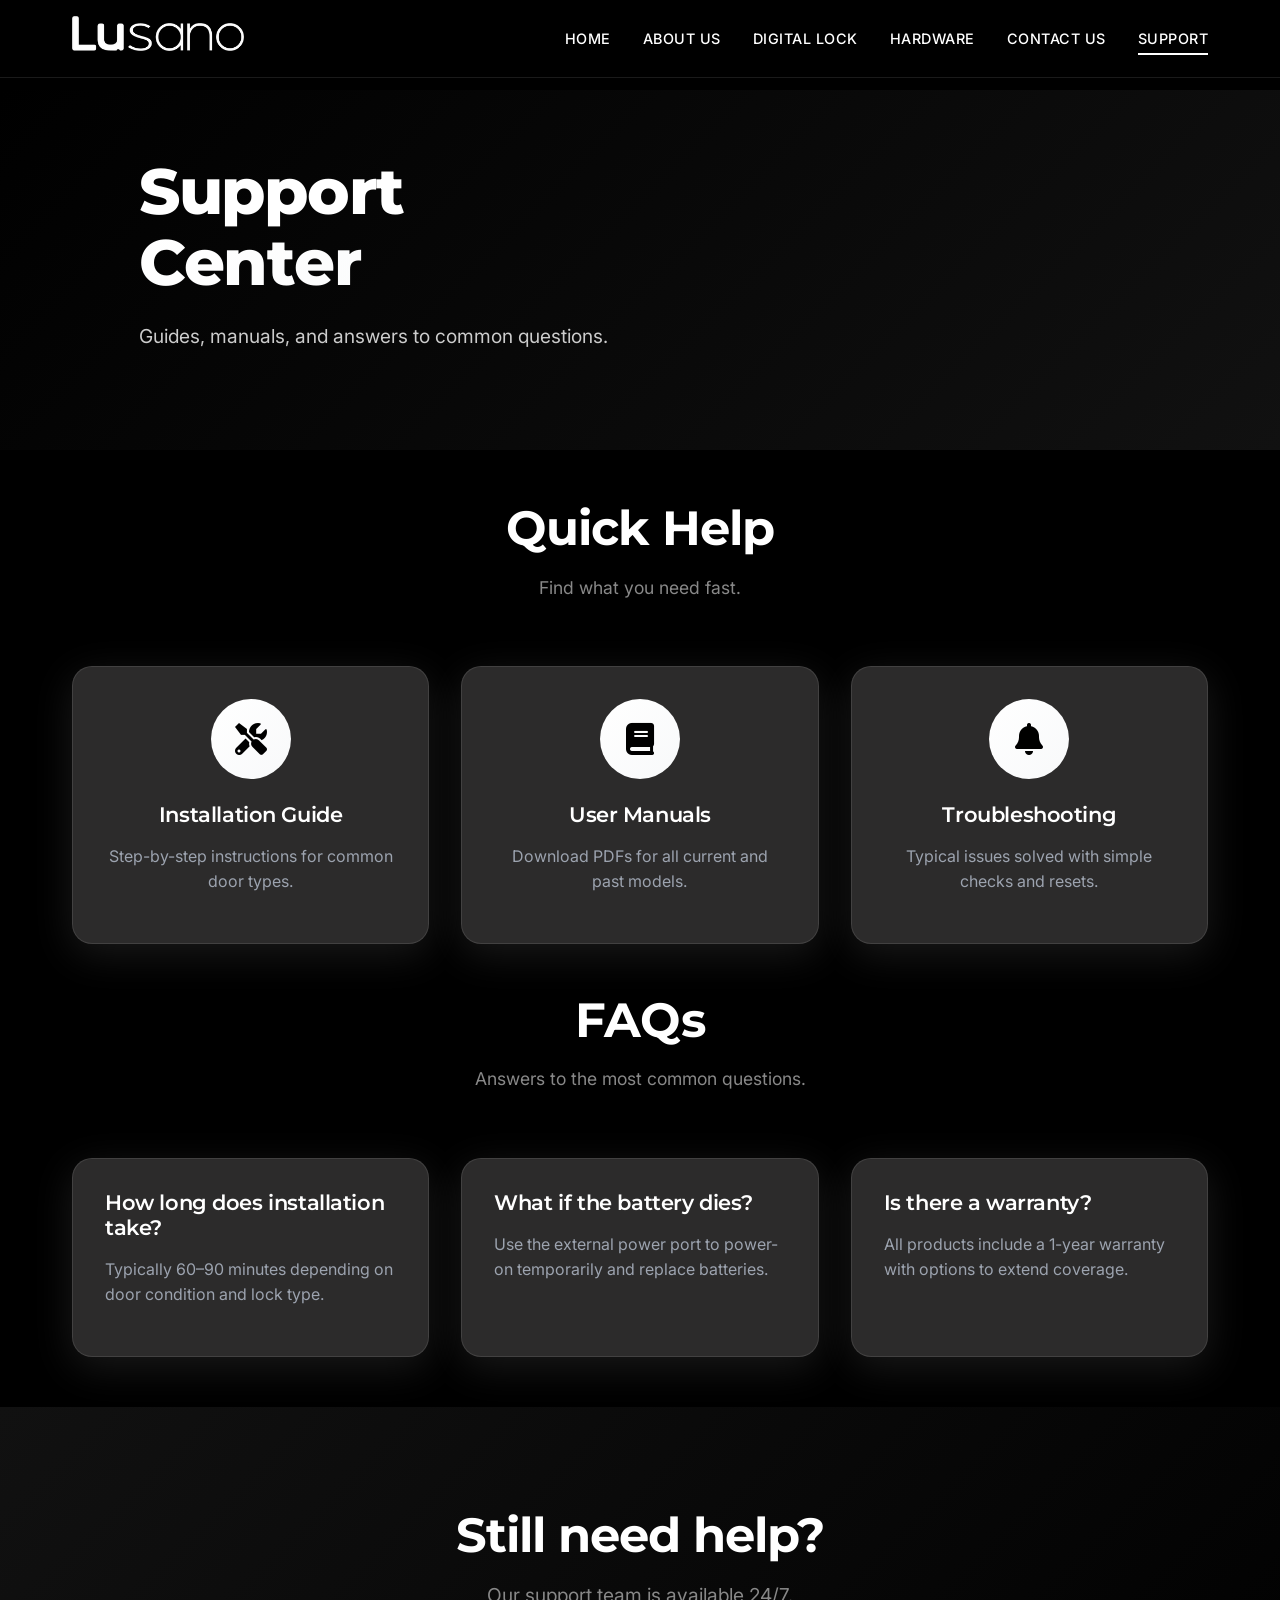
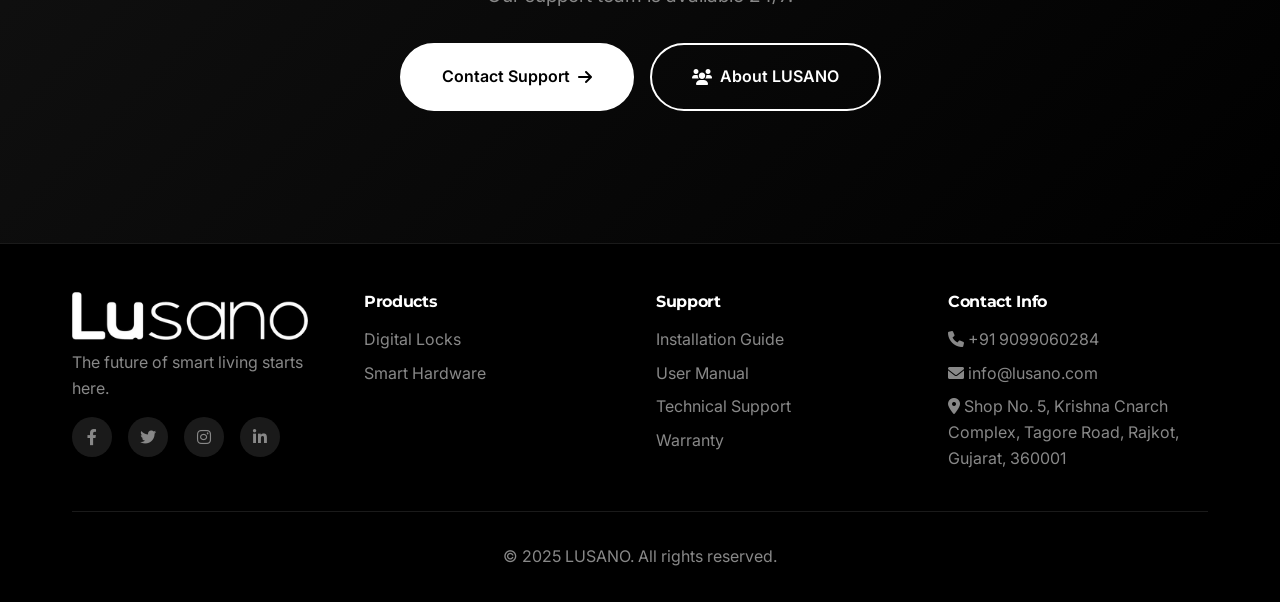
<file: support.html>
<!DOCTYPE html>
<html lang="en">
<head>
  <meta charset="UTF-8"/>
  <meta name="viewport" content="width=device-width, initial-scale=1.0"/>
  <title>Support - LUSANO</title>
  <link rel="stylesheet" href="assets/css/styles.css"/>
  <link href="https://fonts.googleapis.com/css2?family=Montserrat:wght@600;700;800&family=Inter:wght@300;400;500;600;700;800&display=swap" rel="stylesheet"/>
  <link href="https://cdnjs.cloudflare.com/ajax/libs/font-awesome/6.0.0/css/all.min.css" rel="stylesheet"/>
</head>
<body>
  <nav class="navbar" id="navbar">
    <div class="nav-container">
      <div class="nav-logo">
                <img src="assets/image/lusano_logo_white.avif" alt="LUSANO Logo" class="nav-logo-img"
                    style="height:35px; width:auto;" />
                <!-- <h2 class="nav-logo-title">LUSANO</h2> -->
            </div>
      <div class="nav-menu" id="nav-menu">
        <a href="index.html" class="nav-link">HOME</a>
        <a href="about.html" class="nav-link">ABOUT US</a>
        <a href="digital-lock.html" class="nav-link">DIGITAL LOCK</a>
        <a href="hardware.html" class="nav-link">HARDWARE</a>
        <a href="contact.html" class="nav-link">CONTACT US</a>
        <a href="support.html" class="nav-link active">SUPPORT</a>
      </div>
      <div class="nav-toggle" id="nav-toggle"><span class="bar"></span><span class="bar"></span><span class="bar"></span></div>
    </div>
  </nav>

  <main style="padding-top:90px">
    <section class="hero" style="min-height:40vh">
      <div class="hero-container">
        <div class="hero-content">
          <h1 class="hero-title"><span class="title-line">Support</span><span class="title-line highlight">Center</span></h1>
          <p class="hero-description">Guides, manuals, and answers to common questions.</p>
        </div>
      </div>
    </section>

    <section class="features">
      <div class="container">
        <div class="section-header">
          <h2 class="section-title">Quick Help</h2>
          <p class="section-subtitle">Find what you need fast.</p>
        </div>

        <div class="features-grid">
          <div class="feature-card">
            <div class="feature-icon"><i class="fas fa-screwdriver-wrench"></i></div>
            <h3>Installation Guide</h3>
            <p>Step-by-step instructions for common door types.</p>
          </div>
          <div class="feature-card">
            <div class="feature-icon"><i class="fas fa-book"></i></div>
            <h3>User Manuals</h3>
            <p>Download PDFs for all current and past models.</p>
          </div>
          <div class="feature-card">
            <div class="feature-icon"><i class="fas fa-bell"></i></div>
            <h3>Troubleshooting</h3>
            <p>Typical issues solved with simple checks and resets.</p>
          </div>
        </div>

        <div style="margin-top:3rem">
          <div class="section-header">
            <h2 class="section-title">FAQs</h2>
            <p class="section-subtitle">Answers to the most common questions.</p>
          </div>

          <div class="features-grid">
            <div class="feature-card" style="text-align:left">
              <h3>How long does installation take?</h3>
              <p>Typically 60–90 minutes depending on door condition and lock type.</p>
            </div>
            <div class="feature-card" style="text-align:left">
              <h3>What if the battery dies?</h3>
              <p>Use the external power port to power-on temporarily and replace batteries.</p>
            </div>
            <div class="feature-card" style="text-align:left">
              <h3>Is there a warranty?</h3>
              <p>All products include a 1-year warranty with options to extend coverage.</p>
            </div>
          </div>
        </div>

      </div>
    </section>

    <section class="cta">
      <div class="container">
        <div class="cta-content">
          <h2>Still need help?</h2>
          <p>Our support team is available 24/7.</p>
          <div class="cta-buttons">
            <a class="btn btn-primary large" href="contact.html"><span>Contact Support</span><i class="fas fa-arrow-right"></i></a>
            <a class="btn btn-outline large" href="about.html"><i class="fas fa-users"></i><span>About LUSANO</span></a>
          </div>
        </div>
      </div>
    </section>
  </main>

  <footer class="footer">
    <div class="container">
      <div class="footer-content">
        <div class="footer-section">
         <div class="footer-logo">
                        <img src="assets/image/lusano_logo_white.avif" alt="LUSANO Logo" style="height:48px; width:auto; display:block; margin-bottom:10px;" />
                        <p>The future of smart living starts here.</p>
                    </div>
          <div class="social-links">
            <a href="#"><i class="fab fa-facebook-f"></i></a>
            <a href="#"><i class="fab fa-twitter"></i></a>
            <a href="#"><i class="fab fa-instagram"></i></a>
            <a href="#"><i class="fab fa-linkedin-in"></i></a>
          </div>
        </div>
        <div class="footer-section">
          <h4>Products</h4>
          <ul>
            <li><a href="digital-lock.html">Digital Locks</a></li>
            <li><a href="hardware.html">Smart Hardware</a></li>
          </ul>
        </div>
        <div class="footer-section">
          <h4>Support</h4>
          <ul>
            <li><a href="support.html">Installation Guide</a></li>
            <li><a href="support.html">User Manual</a></li>
            <li><a href="support.html">Technical Support</a></li>
            <li><a href="support.html">Warranty</a></li>
          </ul>
        </div>
        <div class="footer-section">
          <h4>Contact Info</h4>
          <div class="contact-info">
            <p><i class="fas fa-phone"></i> +91 9099060284</p>
            <p><i class="fas fa-envelope"></i> info@lusano.com</p>
            <p><i class="fas fa-map-marker-alt"></i>  Shop No. 5, Krishna Cnarch Complex, Tagore Road, Rajkot, Gujarat, 360001</p>
          </div>
        </div>
      </div>
      <div class="footer-bottom"><p>&copy; 2025 LUSANO. All rights reserved.</p></div>
    </div>
  </footer>

  <script src="assets/js/script.js"></script>
</body>
</html>
</file>
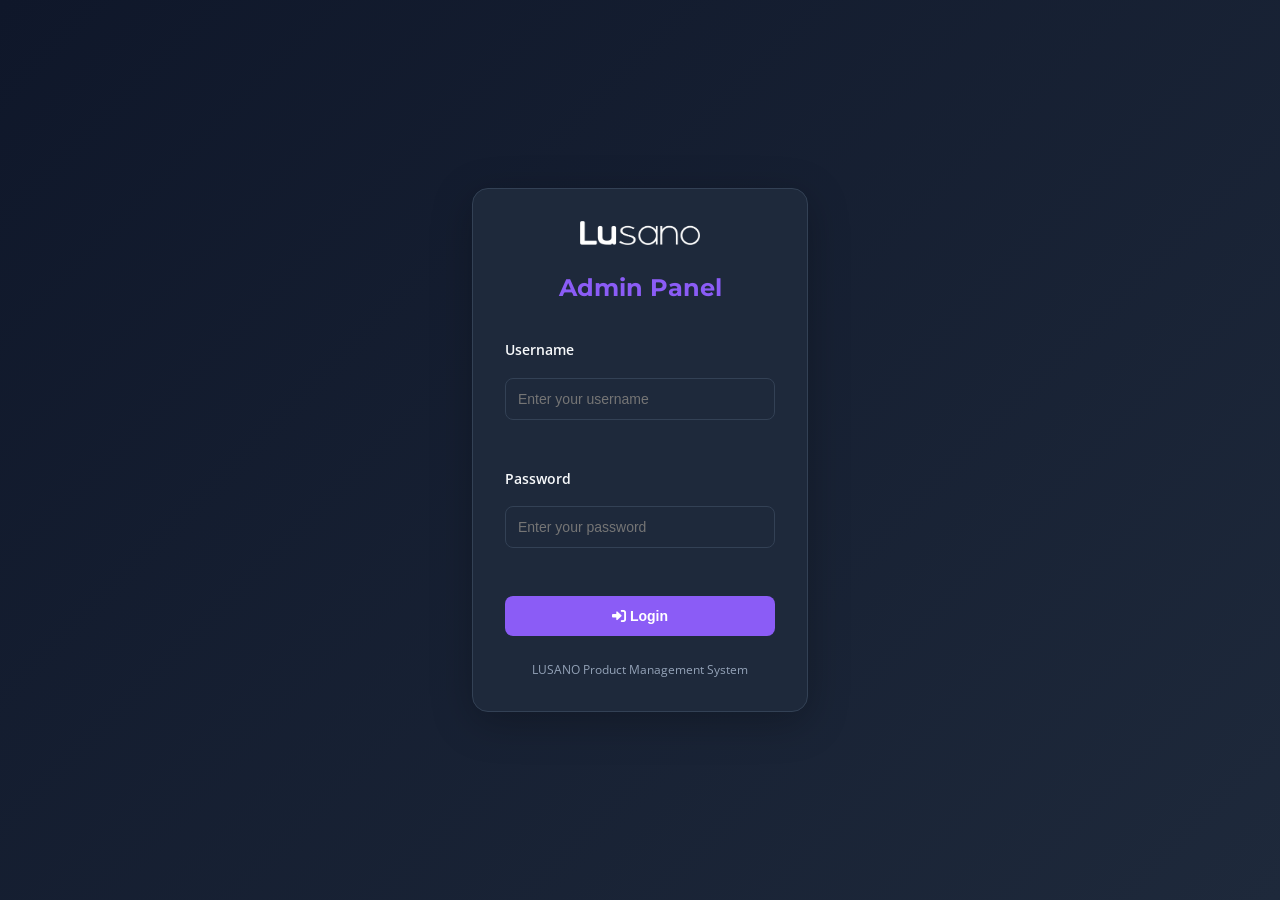
<file: admin/login.html>
<!DOCTYPE html>
<html lang="en">
<head>
    <meta charset="UTF-8">
    <meta name="viewport" content="width=device-width, initial-scale=1.0">
    <title>LUSANO Admin Login</title>
    <link rel="stylesheet" href="assets/css/admin.css">
    <link href="https://cdnjs.cloudflare.com/ajax/libs/font-awesome/6.0.0/css/all.min.css" rel="stylesheet">
    <style>
        body {
            display: flex;
            align-items: center;
            justify-content: center;
            min-height: 100vh;
            background: linear-gradient(135deg, var(--admin-bg) 0%, var(--admin-card) 100%);
        }

        .login-container {
            width: 100%;
            max-width: 400px;
            padding: 2rem;
        }

        .login-card {
            background: var(--admin-card);
            border: 1px solid var(--admin-border);
            border-radius: 1rem;
            padding: 2rem;
            box-shadow: 0 10px 40px var(--admin-shadow);
        }

        .login-logo {
            text-align: center;
            margin-bottom: 2rem;
        }

        .login-logo img {
            max-width: 120px;
            height: auto;
            margin-bottom: 1rem;
        }

        .login-logo h1 {
            font-size: 1.5rem;
            color: var(--admin-primary);
            margin: 0;
        }

        .login-form {
            display: flex;
            flex-direction: column;
            gap: 1.5rem;
        }

        .form-group {
            display: flex;
            flex-direction: column;
            gap: 0.5rem;
        }

        .form-label {
            font-weight: 600;
            color: var(--admin-text);
            font-size: 0.875rem;
        }

        .form-input {
            padding: 0.75rem;
            background: var(--admin-input);
            border: 1px solid var(--admin-border);
            border-radius: 0.5rem;
            color: var(--admin-text);
            font-size: 0.875rem;
            transition: all 0.2s ease;
        }

        .form-input:focus {
            outline: none;
            border-color: var(--admin-primary);
            box-shadow: 0 0 0 3px rgba(139, 92, 246, 0.1);
        }

        .login-btn {
            padding: 0.75rem;
            background: var(--admin-primary);
            color: white;
            border: none;
            border-radius: 0.5rem;
            font-weight: 600;
            cursor: pointer;
            transition: all 0.2s ease;
            font-size: 0.875rem;
        }

        .login-btn:hover {
            background: var(--admin-primary-hover);
        }

        .login-btn:disabled {
            opacity: 0.6;
            cursor: not-allowed;
        }

        .error-message {
            background: rgba(239, 68, 68, 0.1);
            border: 1px solid var(--admin-danger);
            color: var(--admin-danger);
            padding: 0.75rem;
            border-radius: 0.5rem;
            font-size: 0.875rem;
            display: none;
        }

        .error-message.show {
            display: block;
        }

        .login-footer {
            text-align: center;
            margin-top: 1.5rem;
            color: var(--admin-text-muted);
            font-size: 0.75rem;
        }
    </style>
</head>
<body>
    <div class="login-container">
        <div class="login-card">
            <div class="login-logo">
                <img src="../assets/image/lusano_logo_white.avif" alt="LUSANO">
                <h1>Admin Panel</h1>
            </div>

            <div class="error-message" id="errorMessage"></div>

            <form class="login-form" id="loginForm">
                <div class="form-group">
                    <label class="form-label" for="username">Username</label>
                    <input 
                        type="text" 
                        id="username" 
                        name="username" 
                        class="form-input" 
                        placeholder="Enter your username"
                        required
                    >
                </div>

                <div class="form-group">
                    <label class="form-label" for="password">Password</label>
                    <input 
                        type="password" 
                        id="password" 
                        name="password" 
                        class="form-input" 
                        placeholder="Enter your password"
                        required
                    >
                </div>

                <button type="submit" class="login-btn" id="loginBtn">
                    <i class="fas fa-sign-in-alt"></i> Login
                </button>
            </form>

            <div class="login-footer">
                <p>LUSANO Product Management System</p>
            </div>
        </div>
    </div>

    <script src="assets/js/auth.js"></script>
</body>
</html>
</file>
<file: assets/css/styles.css>
/* Reset and Base Styles */
* {
  margin: 0;
  padding: 0;
  box-sizing: border-box;
}

/* add tech-forward heading font while keeping Inter as body */
h1,
h2,
h3,
h4,
h5,
h6 {
  font-family: "Montserrat", "Inter", sans-serif;
  letter-spacing: -0.02em;
}

:root {
  --primary-color: #ffffff;
  --secondary-color: #000000;
  --accent-color: #3b82f6;
  --gray-light: #374151;
  --gray-medium: #9ca3af;
  --gray-dark: #1f2937;
  --transition: all 0.3s cubic-bezier(0.4, 0, 0.2, 1);
  --shadow: 0 10px 40px rgba(255, 255, 255, 0.1);
  --shadow-hover: 0 20px 60px rgba(255, 255, 255, 0.15);
  --card-bg: #111111;
  --card-border: #333333;
  --button-primary: #3b82f6;
  --button-primary-hover: #2563eb;
  --button-secondary: transparent;
  --button-secondary-hover: #1f2937;
  --dark-bg: #000000;
  --text-light: #ffffff;
}

html {
  scroll-behavior: smooth;
}

body {
  font-family: "Inter", sans-serif;
  line-height: 1.6;
  color: var(--primary-color);
  background-color: var(--secondary-color);
  overflow-x: hidden;
}

.container {
  max-width: 1200px;
  margin: 0 auto;
  padding: 0 20px;
}

/* Navigation */
.navbar {
  position: fixed;
  top: 0;
  width: 100%;
  background: rgba(0, 0, 0, 0.95);
  backdrop-filter: blur(20px);
  z-index: 1000;
  transition: var(--transition);
  border-bottom: 1px solid rgba(255, 255, 255, 0.1);
}

.navbar.scrolled {
  background: rgba(0, 0, 0, 0.98);
  box-shadow: 0 2px 20px rgba(255, 255, 255, 0.1);
}

.nav-container {
  display: flex;
  justify-content: space-between;
  align-items: center;
  padding: 1rem 2rem;
  max-width: 1200px;
  margin: 0 auto;
}

.nav-logo h2 {
  font-size: 1.8rem;
  font-weight: 800;
  color: var(--primary-color);
  letter-spacing: -0.5px;
}

.nav-menu {
  display: flex;
  gap: 2rem;
}

.nav-logo img {
  height: 40px;
  /* adjust size */
  width: auto;
  display: block;
  margin-bottom: 10px;
}

.nav-link {
  text-decoration: none;
  color: var(--primary-color);
  font-weight: 500;
  font-size: 0.9rem;
  position: relative;
  transition: var(--transition);
  letter-spacing: 0.5px;
}

.nav-link::after {
  content: "";
  position: absolute;
  bottom: -5px;
  left: 0;
  width: 0;
  height: 2px;
  background: var(--primary-color);
  transition: width 0.3s ease;
}

.nav-link:hover::after,
.nav-link.active::after {
  width: 100%;
}

.nav-toggle {
  display: none;
  flex-direction: column;
  cursor: pointer;
}

.bar {
  width: 25px;
  height: 3px;
  background: var(--primary-color);
  margin: 3px 0;
  transition: var(--transition);
}

.carousel-slide video.carousel-video {
  width: 100%;
  height: 100%;
  object-fit: cover;
  display: block;
}

/* Hero Section */
.hero {
  min-height: 100vh;
  position: relative;
  display: flex;
  align-items: center;
  overflow: hidden;
  background: linear-gradient(135deg, #000000 0%, #1a1a1a 100%);
}

.hero-background {
  position: absolute;
  top: 0;
  left: 0;
  width: 100%;
  height: 100%;
  z-index: -1;
}

.animated-bg {
  position: absolute;
  top: 0;
  left: 0;
  width: 100%;
  height: 100%;
  background: url('data:image/svg+xml,<svg xmlns="http://www.w3.org/2000/svg" viewBox="0 0 1000 1000"><defs><pattern id="grid" width="40" height="40" patternUnits="userSpaceOnUse"><path d="M 40 0 L 0 0 0 40" fill="none" stroke="%23ffffff" stroke-width="0.5" opacity="0.05"/></pattern></defs><rect fill="url(%23grid)" width="100%" height="100%"/></svg>');
  animation: backgroundMove 20s linear infinite;
}

@keyframes backgroundMove {
  0% {
    transform: translate(0, 0);
  }

  100% {
    transform: translate(-40px, -40px);
  }
}

.particles {
  position: absolute;
  width: 100%;
  height: 100%;
}

.particles::before,
.particles::after {
  content: "";
  position: absolute;
  width: 300px;
  height: 300px;
  background: radial-gradient(circle, rgba(255, 255, 255, 0.02) 0%, transparent 70%);
  border-radius: 50%;
}

.particles::before {
  top: 20%;
  left: 10%;
  animation-delay: 0s;
}

.particles::after {
  bottom: 20%;
  right: 10%;
  animation-delay: -7s;
}

@keyframes float {

  0%,
  100% {
    transform: translateY(0px);
  }

  50% {
    transform: translateY(-20px);
  }
}

.hero-container {
  display: grid;
  grid-template-columns: 1fr 1fr;
  gap: 4rem;
  align-items: center;
  max-width: 1200px;
  margin: 0 auto;
  padding: 0 2rem;
  position: relative;
  z-index: 2;
}

.hero-content {
  opacity: 0;
  transform: translateY(50px);
  animation: heroFadeIn 1s ease-out 0.5s forwards;
}

@keyframes heroFadeIn {
  to {
    opacity: 1;
    transform: translateY(0);
  }
}

.hero-title {
  font-size: 3.5rem;
  font-weight: 800;
  line-height: 1.1;
  margin-bottom: 1.5rem;
  color: var(--primary-color);
}

.title-line {
  display: block;
  opacity: 0;
  transform: translateX(-50px);
  animation: titleSlide 0.8s ease-out forwards;
}

.title-line:nth-child(1) {
  animation-delay: 0.7s;
}

.title-line:nth-child(2) {
  animation-delay: 0.9s;
}

.title-line:nth-child(3) {
  animation-delay: 1.1s;
}

@keyframes titleSlide {
  to {
    opacity: 1;
    transform: translateX(0);
  }
}

.highlight {
  background: linear-gradient(135deg, #ffffff 0%, #cccccc 100%);
  -webkit-background-clip: text;
  -webkit-text-fill-color: transparent;
  background-clip: text;
}

.hero-description {
  font-size: 1.1rem;
  color: var(--gray-medium);
  margin-bottom: 2.5rem;
  max-width: 500px;
  line-height: 1.7;
  opacity: 0;
  animation: fadeInUp 0.8s ease-out 1.3s forwards;
}

@keyframes fadeInUp {
  from {
    opacity: 0;
    transform: translateY(30px);
  }

  to {
    opacity: 1;
    transform: translateY(0);
  }
}

.hero-buttons,
.cta-buttons {
  display: flex;
  gap: 1rem;
  margin: 2rem 0;
  flex-wrap: wrap;
  justify-content: center;
  opacity: 0;
  animation: fadeInUp 0.8s ease-out 1.5s forwards;
}

.btn {
  display: inline-flex;
  align-items: center;
  justify-content: center;
  gap: 0.5rem;
  padding: 1rem 2rem;
  border: none;
  border-radius: 50px;
  font-weight: 600;
  font-size: 0.95rem;
  cursor: pointer;
  text-decoration: none;
  transition: all 0.3s cubic-bezier(0.4, 0, 0.2, 1);
  position: relative;
  overflow: hidden;
  z-index: 2;
  white-space: nowrap;
  min-width: 160px;
}

.btn:focus-visible {
  outline: 2px solid var(--accent-color);
  outline-offset: 2px;
}

.btn-primary {
  background: var(--accent-color);
  color: #ffffff;
  border: 2px solid var(--accent-color);
}

.btn-primary::before {
  content: "";
  position: absolute;
  top: 0;
  left: -100%;
  width: 100%;
  height: 100%;
  background: linear-gradient(90deg, transparent, rgba(255, 255, 255, 0.2), transparent);
  transition: left 0.5s;
}

.btn-primary:hover::before {
  left: 100%;
}

.btn-primary:hover {
  background: var(--button-primary-hover);
  border-color: var(--button-primary-hover);
  transform: translateY(-2px);
  box-shadow: 0 8px 25px rgba(59, 130, 246, 0.3);
}

.btn-secondary {
  background: transparent;
  color: var(--primary-color);
  border: 2px solid var(--primary-color);
}

.btn-secondary:hover {
  background: var(--primary-color);
  color: var(--secondary-color);
  transform: translateY(-2px);
  box-shadow: 0 8px 20px rgba(255, 255, 255, 0.2);
}

.btn-outline {
  background: transparent;
  color: var(--primary-color);
  border: 2px solid var(--primary-color);
}

.btn-outline:hover {
  background: var(--primary-color);
  color: var(--secondary-color);
  transform: translateY(-2px);
  box-shadow: 0 8px 20px rgba(255, 255, 255, 0.2);
}

.btn.large {
  padding: 1.2rem 2.5rem;
  font-size: 1rem;
  min-width: 180px;
}

.products-preview .product-item .hero-buttons .btn,
.models-grid .product-card .btn,
.new-models .product-card .hero-buttons .btn {
  padding: 0.75rem 1.25rem;
  border-radius: 8px;
  font-size: 0.9rem;
  min-width: 140px;
}

.hero-visual {
  display: flex;
  justify-content: center;
  align-items: center;
  position: relative;
  opacity: 0;
  animation: fadeInRight 1s ease-out 1.7s forwards;
}

@keyframes fadeInRight {
  from {
    opacity: 0;
    transform: translateX(50px);
  }

  to {
    opacity: 1;
    transform: translateX(0);
  }
}

/* Enhanced carousel styling with proper responsive design */
.hero-carousel {
  position: absolute;
  top: 0;
  left: 0;
  width: 100%;
  height: 100%;
  z-index: 1;
  overflow: hidden;
}

.carousel-slide {
  position: absolute;
  top: 0;
  left: 0;
  width: 100%;
  height: 100%;
  background-size: cover;
  background-position: center;
  background-repeat: no-repeat;
  opacity: 0;
  visibility: hidden;
  transition: all 1s ease-in-out;
  z-index: 1;
  /* Added min-height to ensure slides are visible */
  min-height: 100vh;
}

.carousel-slide.active {
  opacity: 1;
  visibility: visible;
  z-index: 2;
}

/* Video carousel slide styling */
.carousel-video {
  width: 100%;
  height: 100%;
  object-fit: cover;
  position: absolute;
  top: 0;
  left: 0;
  z-index: 1;
  /* Added display block to ensure video is visible */
  display: block;
}

.carousel-slide[data-type="video"] {
  background: #000;
  /* Ensure video slides have proper display */
  display: block;
}

.carousel-slide[data-type="video"].active {
  opacity: 1;
  visibility: visible;
}

/* Removed dark overlay completely to improve visibility */
.carousel-slide::before {
  display: none;
}

/* Added carousel navigation styling */
.carousel-navigation {
  position: absolute;
  top: 50%;
  left: 0;
  right: 0;
  transform: translateY(-50%);
  display: flex;
  justify-content: space-between;
  padding: 0 2rem;
  z-index: 10;
  pointer-events: none;
}

.carousel-nav {
  width: 50px;
  height: 50px;
  background: rgba(0, 0, 0, 0.5);
  border: 2px solid rgba(255, 255, 255, 0.3);
  border-radius: 50%;
  color: white;
  cursor: pointer;
  display: flex;
  align-items: center;
  justify-content: center;
  font-size: 1.2rem;
  transition: all 0.3s ease;
  backdrop-filter: blur(10px);
  pointer-events: all;
  outline: none;
}

.carousel-nav:hover {
  background: rgba(0, 0, 0, 0.7);
  border-color: var(--accent-color);
  color: var(--accent-color);
  transform: scale(1.1);
}

.carousel-nav:focus {
  outline: 2px solid var(--accent-color);
  outline-offset: 2px;
}

/* Added carousel indicators styling */
.carousel-indicators {
  position: absolute;
  bottom: 2rem;
  left: 50%;
  transform: translateX(-50%);
  display: flex;
  gap: 1rem;
  z-index: 10;
}

.carousel-indicator {
  width: 12px;
  height: 12px;
  border-radius: 50%;
  background: rgba(255, 255, 255, 0.5);
  cursor: pointer;
  transition: all 0.3s ease;
  position: relative;
  border: 2px solid transparent;
}

.carousel-indicator:hover {
  background: rgba(255, 255, 255, 0.8);
  transform: scale(1.1);
}

.carousel-indicator.active {
  background: var(--accent-color);
  transform: scale(1.2);
  border-color: rgba(255, 255, 255, 0.5);
}

/* Responsive carousel adjustments */
@media (max-width: 1024px) {

  /* Tablet: make hero and slides shorter so banners/videos fit */
  #home.hero {
    min-height: 60vh;
    /* previously 100vh */
  }

  #home.hero .hero-carousel {
    height: 60vh;
    /* keep carousel constrained to hero */
  }

  #home.hero .carousel-slide {
    min-height: 60vh;
    /* override earlier 100vh */
    height: 100%;
  }

  #home.hero .carousel-video {
    height: 100%;
    object-fit: cover;
    /* ensure video fits within reduced height */
  }
}

@media (max-width: 768px) {

  /* Mobile: slightly smaller than tablet for better fit */
  #home.hero {
    min-height: 48vh;
  }

  #home.hero .hero-carousel {
    height: 48vh;
  }

  #home.hero .carousel-slide {
    min-height: 48vh;
    height: 100%;
  }

  #home.hero .carousel-video {
    height: 100%;
    object-fit: contain;
  }
}

@media (max-width: 768px) {
  .carousel-navigation {
    padding: 0 1rem;
  }

  .carousel-nav {
    width: 40px;
    height: 40px;
    font-size: 1rem;
  }

  .carousel-indicators {
    bottom: 1rem;
    gap: 0.5rem;
  }

  .carousel-indicator {
    width: 10px;
    height: 10px;
  }
}

/* Added product showcase styling */
.product-showcase {
  position: relative;
  width: 100%;
  height: 400px;
  display: flex;
  align-items: center;
  justify-content: center;
}

.showcase-item {
  position: absolute;
  text-align: center;
  opacity: 0;
  transform: translateY(30px) scale(0.8);
  transition: all 0.8s ease;
  background: rgba(255, 255, 255, 0.05);
  padding: 2rem;
  border-radius: 20px;
  backdrop-filter: blur(10px);
  border: 1px solid rgba(255, 255, 255, 0.1);
  max-width: 300px;
}

.showcase-item.active {
  opacity: 1;
  transform: translateY(0) scale(1);
}

.showcase-icon {
  font-size: 3rem;
  color: var(--accent-color);
  margin-bottom: 1rem;
  display: block;
}

.showcase-item h3 {
  font-size: 1.5rem;
  color: var(--primary-color);
  margin-bottom: 0.5rem;
  font-weight: 600;
}

.showcase-item p {
  color: var(--gray-medium);
  font-size: 1rem;
  line-height: 1.5;
}

.product-showcase {
  position: relative;
  width: 400px;
  height: 400px;
}

.product-showcase .product-card {
  position: absolute;
  width: 150px;
  height: 200px;
  background: var(--card-bg);
  border: 1px solid var(--card-border);
  border-radius: 20px;
  box-shadow: var(--shadow);
  display: flex;
  align-items: center;
  justify-content: center;
  transition: all 0.4s cubic-bezier(0.4, 0, 0.2, 1);
  cursor: pointer;
}

.product-showcase .product-card:hover {
  transform: translateY(-15px) scale(1.05);
  box-shadow: 0 25px 50px rgba(59, 130, 246, 0.2);
  border-color: var(--accent-color);
}

.product-showcase .floating {
  top: 50px;
  left: 50px;
  animation: floating 3s ease-in-out infinite;
}

.product-showcase .floating-delayed {
  bottom: 50px;
  right: 50px;
  animation: floating 3s ease-in-out infinite reverse;
  animation-delay: -1.5s;
}

@keyframes floating {

  0%,
  100% {
    transform: translateY(0px);
  }

  50% {
    transform: translateY(-20px);
  }
}

.digital-lock-icon,
.hardware-icon {
  font-size: 3rem;
  color: var(--primary-color);
  display: flex;
  align-items: center;
  justify-content: center;
  width: 100%;
  height: 100%;
}

/* Scroll Indicator */
.scroll-indicator {
  position: absolute;
  bottom: 2rem;
  left: 50%;
  transform: translateX(-50%);
  display: flex;
  flex-direction: column;
  align-items: center;
  color: var(--gray-medium);
  font-size: 0.8rem;
  font-weight: 500;
  letter-spacing: 1px;
  text-transform: uppercase;
}

.scroll-line {
  width: 1px;
  height: 30px;
  background: var(--gray-medium);
  margin-bottom: 0.5rem;
  animation: scrollPulse 2s ease-in-out infinite;
}

@keyframes scrollPulse {

  0%,
  100% {
    opacity: 0.3;
  }

  50% {
    opacity: 1;
  }
}

/* Sections */
.section-header {
  text-align: center;
  margin-bottom: 4rem;
}

.section-title {
  font-size: 2.5rem;
  font-weight: 700;
  margin-bottom: 1rem;
  color: var(--primary-color);
}

.section-subtitle {
  font-size: 1.1rem;
  color: var(--gray-medium);
  max-width: 600px;
  margin: 0 auto;
}

/* Features Section */
.features {
  padding: 6rem 0;
  background: var(--gray-light);
}

.features-grid {
  display: grid;
  grid-template-columns: repeat(auto-fit, minmax(300px, 1fr));
  gap: 2rem;
}

.feature-card {
  background: var(--card-bg);
  border: 1px solid var(--card-border);
  padding: 2.5rem;
  border-radius: 20px;
  text-align: center;
  box-shadow: var(--shadow);
  transition: var(--transition);
  opacity: 0;
  transform: translateY(50px);
  position: relative;
  overflow: hidden;
}

.feature-card::before {
  content: "";
  position: absolute;
  top: 0;
  left: -100%;
  width: 100%;
  height: 100%;
  background: linear-gradient(90deg, transparent, rgba(255, 255, 255, 0.05), transparent);
  transition: left 0.5s;
}

.feature-card:hover::before {
  left: 100%;
}

.feature-card:hover {
  transform: translateY(-15px) scale(1.02);
  box-shadow: 0 25px 50px rgba(59, 130, 246, 0.15);
  border-color: var(--accent-color);
}

.feature-icon {
  width: 80px;
  height: 80px;
  background: var(--primary-color);
  border-radius: 20px;
  display: flex;
  align-items: center;
  justify-content: center;
  margin: 0 auto 1.5rem;
  color: var(--secondary-color);
  font-size: 2rem;
}

.feature-card h3 {
  font-size: 1.3rem;
  font-weight: 600;
  margin-bottom: 1rem;
  color: var(--primary-color);
}

.feature-card p {
  color: var(--gray-medium);
  line-height: 1.6;
}

/* Products Preview */
.products-preview {
  padding: 6rem 0;
}

.products-grid {
  display: grid;
  /* Improved responsive grid with better card sizing */
  grid-template-columns: repeat(auto-fit, minmax(280px, 1fr));
  gap: 2rem;
  margin-top: 3rem;
}

.product-item {
  /* Enhanced card styling with better visual hierarchy */
  background: linear-gradient(145deg, #1a1a1a 0%, #2d2d2d 100%);
  border-radius: 20px;
  padding: 0;
  text-align: center;
  border: 1px solid rgba(207, 200, 200, 0.619);
  transition: all 0.4s cubic-bezier(0.4, 0, 0.2, 1);
  opacity: 1;
  transform: translateY(0);
  max-width: none;
  margin: 0;
  overflow: hidden;
  box-shadow: 0 8px 32px rgba(0, 0, 0, 0.3);
  cursor: pointer;
  position: relative;
}

/* Added subtle gradient overlay on hover */
.product-item::before {
  content: "";
  position: absolute;
  top: 0;
  left: 0;
  right: 0;
  bottom: 0;
  background: linear-gradient(135deg, rgba(1, 99, 255, 0.1) 0%, transparent 50%);
  opacity: 0;
  transition: opacity 0.3s ease;
  z-index: 1;
}

.product-item:hover::before {
  opacity: 1;
}

.product-item:hover {
  /* Improved hover effects with better scaling and shadow */
  transform: translateY(-12px) scale(1.02);
  background: linear-gradient(145deg, #2a2a2a 0%, #3d3d3d 100%);
  box-shadow: 0 20px 60px rgba(59, 130, 246, 0.2);
  border-color: var(--accent-color);
}

.product-image-container {
  /* Enhanced image container for better product display */
  position: relative;
  margin-bottom: 1.5rem;
  height: 280px;
  background: linear-gradient(135deg, #0f0f0f 0%, #1f1f1f 100%);
  display: flex;
  align-items: center;
  justify-content: center;
  border-radius: 12px;
  overflow: hidden;
}

.product-bg {
  /* Completely hide the white circle background */
  display: none;
}

/* Updated product icon styling for larger, better fitted images */
.product-icon {
  width: 200px;
  height: 200px;
  object-fit: contain;
  filter: drop-shadow(0 4px 12px rgba(0, 0, 0, 0.3));
  transition: transform 0.3s ease;
}

/* Added responsive styling for actual product images */
.product-image {
  width: 200px;
  height: 200px;
  object-fit: contain;
  filter: drop-shadow(0 4px 12px rgba(0, 0, 0, 0.3));
  transition: transform 0.3s ease;
}

.product-item:hover .product-icon,
.product-item:hover .product-image {
  transform: scale(1.05);
}

.product-info {
  /* Better content spacing and typography */
  padding: 1.5rem;
  position: relative;
  z-index: 2;
}

.product-info h3 {
  /* Enhanced title styling */
  font-family: "Montserrat", sans-serif;
  font-weight: 700;
  font-size: 1.25rem;
  color: var(--primary-color);
  margin-bottom: 0.75rem;
  letter-spacing: -0.02em;
}

.product-info p {
  /* Better description styling */
  color: var(--gray-medium);
  font-size: 0.95rem;
  line-height: 1.6;
  margin-bottom: 1.25rem;
  min-height: 3rem;
  /* Ensure consistent height */
}

.product-price {
  /* Enhanced price styling */
  font-size: 1.1rem;
  font-weight: 600;
  color: var(--accent-color);
  margin-bottom: 1.5rem;
}

.product-price span {
  font-size: 1.3rem;
  font-weight: 700;
}

/* Better button styling for product cards */
.product-info .hero-buttons {
  display: flex;
  gap: 0.75rem;
  flex-wrap: wrap;
  justify-content: center;
}

.product-info .btn {
  padding: 0.75rem 1.5rem;
  border-radius: 12px;
  font-weight: 600;
  font-size: 0.9rem;
  transition: all 0.3s cubic-bezier(0.4, 0, 0.2, 1);
  position: relative;
  overflow: hidden;
  z-index: 2;
  flex: 1;
  min-width: 120px;
}

.product-info .btn-primary {
  background: var(--accent-color);
  color: rgb(0, 0, 0);
  border: 2px solid var(--accent-color);
}

.product-info .btn-primary:hover {
  background: var(--button-primary-hover);
  border-color: var(--button-primary-hover);
  transform: translateY(-2px);
}

.product-info .btn-secondary {
  background: transparent;
  color: var(--primary-color);
  border: 2px solid rgba(255, 255, 255, 0.3);
}

.product-info .btn-secondary:hover {
  background: rgba(255, 255, 255, 0.1);
  border-color: rgba(255, 255, 255, 0.5);
  transform: translateY(-2px);
}

/* Video Section */
.video-section {
  padding: 2rem 0;
  background: var(--gray-light);
}

.video-wrapper {
  position: relative;
  width: 100%;
  max-width: 960px;
  margin: 0 auto;
  border-radius: 16px;
  overflow: hidden;
  box-shadow: var(--shadow);
  aspect-ratio: 16 / 9;
}

.video-wrapper iframe {
  position: absolute;
  inset: 0;
  width: 100%;
  height: 100%;
  border: 0;
}

/* New Schemes section */
.schemes {
  padding: 6rem 0;
}

.schemes-grid {
  display: grid;
  grid-template-columns: repeat(auto-fit, minmax(260px, 1fr));
  gap: 1.5rem;
}

.scheme-card {
  background: var(--card-bg);
  border: 1px solid var(--card-border);
  border-radius: 16px;
  padding: 2rem;
  box-shadow: var(--shadow);
  transition: all 0.4s cubic-bezier(0.4, 0, 0.2, 1);
  position: relative;
  overflow: hidden;
}

.scheme-card::after {
  content: "";
  position: absolute;
  top: 0;
  left: 0;
  right: 0;
  height: 3px;
  background: linear-gradient(90deg, var(--accent-color), #8b5cf6);
  transform: scaleX(0);
  transition: transform 0.3s ease;
}

.scheme-card:hover::after {
  transform: scaleX(1);
}

.scheme-card:hover {
  transform: translateY(-8px);
  box-shadow: 0 20px 40px rgba(59, 130, 246, 0.15);
  border-color: var(--accent-color);
}

.scheme-card .icon {
  width: 60px;
  height: 60px;
  border-radius: 14px;
  background: linear-gradient(135deg, var(--accent-color), #8b5cf6);
  color: white;
  display: inline-flex;
  align-items: center;
  justify-content: center;
  font-size: 1.5rem;
  margin-bottom: 1.5rem;
  transition: transform 0.3s ease;
}

.scheme-card:hover .icon {
  transform: scale(1.1) rotate(5deg);
}

/* New Models section */
.new-models {
  position: relative;
  z-index: 1;
  padding-top: 4rem;
  padding-bottom: 2rem;
}

.new-models .models-grid {
  display: grid;
  grid-template-columns: repeat(auto-fill, minmax(260px, 400px));
  gap: 1.5rem;
  margin-top: 2rem;
  margin-bottom: 2rem;
  align-items: stretch;
  justify-content: center;
  justify-items: center;
}

.new-models .product-card {
  position: relative;
  width: 100%;
  max-width: 400px;
  height: auto;
  display: block;
  overflow: hidden;
  background: var(--card-bg);
  border: 1px solid var(--card-border);
  border-radius: 18px;
  box-shadow: 0 8px 24px rgba(0, 0, 0, 0.3);
  transition: all 0.4s cubic-bezier(0.4, 0, 0.2, 1);
  cursor: pointer;
  margin: 0 auto;
}

.new-models .product-card::before {
  content: "";
  position: absolute;
  top: 0;
  left: 0;
  right: 0;
  bottom: 0;
  background: linear-gradient(135deg, rgba(59, 130, 246, 0.1) 0%, transparent 50%);
  opacity: 0;
  transition: opacity 0.3s ease;
  z-index: 1;
}

.new-models .product-card:hover::before {
  opacity: 1;
}

.new-models .product-card:hover {
  transform: translateY(-12px) scale(1.03);
  box-shadow: 0 20px 40px rgba(59, 130, 246, 0.2);
  border-color: var(--accent-color);
}

.new-models .product-card .head {
  background: linear-gradient(135deg, #000 0%, #111 100%);
  color: #fff;
  height: 220px;
  display: flex;
  align-items: center;
  justify-content: center;
  overflow: hidden;
}

.new-models .product-card .head .product-image {
  width: 100%;
  height: 100%;
  object-fit: cover;
  object-position: center;
  border-radius: 0;
}

.new-models .product-card .body {
  padding: 1.5rem;
  background: #474545;
  position: relative;
  z-index: 2;
}

.new-models .product-card .title {
  font-family: "Montserrat", sans-serif;
  font-weight: 700;
  margin-bottom: 0.5rem;
  color: var(--primary-color);
  font-size: 1.1rem;
}

.new-models .product-card .desc {
  color: var(--gray-medium);
  margin-bottom: 1rem;
  line-height: 1.6;
  font-size: 0.95rem;
}

.new-models .product-card .price {
  margin-bottom: 1.5rem;
  color: var(--accent-color);
  font-weight: 600;
  font-size: 1.1rem;
}

.new-models .product-card .hero-buttons {
  display: flex;
  gap: 0.75rem;
  flex-wrap: wrap;
}

.new-models .product-card .hero-buttons .btn {
  padding: 0.75rem 1.25rem;
  border-radius: 8px;
  font-weight: 600;
  font-size: 0.9rem;
  transition: all 0.3s cubic-bezier(0.4, 0, 0.2, 1);
  position: relative;
  overflow: hidden;
  z-index: 2;
}

@media (max-width: 640px) {
  .new-models .product-card .head {
    height: 180px;
  }
}

/* Enhanced product details page with professional styling and dark theme */
.product-details .product-hero {
  padding-top: 6rem;
  padding-bottom: 2rem;
  background: #000;
  color: #fff;
}

.product-details .details-grid {
  display: grid;
  grid-template-columns: 1fr 1fr;
  gap: 3rem;
  align-items: start;
}

@media (max-width: 900px) {
  .product-details .details-grid {
    grid-template-columns: 1fr;
    gap: 2rem;
  }
}

/* Professional image gallery with thumbnails and zoom */
.image-gallery {
  position: relative;
}

.main-image-container {
  position: relative;
  background: #1a1a1a;
  border-radius: 20px;
  overflow: hidden;
  margin-bottom: 1rem;
  border: 1px solid #333;
}

.main-image {
  width: 100%;
  height: 500px;
  object-fit: cover;
  transition: transform 0.3s ease;
  cursor: zoom-in;
}

.main-image:hover {
  transform: scale(1.05);
}

.image-zoom-overlay {
  position: absolute;
  top: 15px;
  right: 15px;
  background: rgba(0, 0, 0, 0.7);
  color: #fff;
  width: 40px;
  height: 40px;
  border-radius: 50%;
  display: flex;
  align-items: center;
  justify-content: center;
  opacity: 0;
  transition: opacity 0.3s ease;
  cursor: pointer;
}

.main-image-container:hover .image-zoom-overlay {
  opacity: 1;
}

.thumbnail-container {
  position: relative;
}

.thumbnail-scroll {
  overflow: hidden;
  border-radius: 12px;
}

.thumbnail-list {
  display: flex;
  gap: 10px;
  transition: transform 0.3s ease;
}

.thumbnail {
  width: 80px;
  height: 80px;
  border-radius: 8px;
  overflow: hidden;
  cursor: pointer;
  border: 2px solid transparent;
  transition: all 0.3s ease;
  flex-shrink: 0;
}

.thumbnail.active {
  border-color: #007bff;
  box-shadow: 0 0 0 2px rgba(0, 123, 255, 0.3);
}

.thumbnail img {
  width: 100%;
  height: 100%;
  object-fit: cover;
  transition: transform 0.3s ease;
}

.thumbnail:hover img {
  transform: scale(1.1);
}

.thumbnail-nav {
  display: flex;
  justify-content: space-between;
  margin-top: 10px;
}

.thumb-nav-btn {
  background: #333;
  border: none;
  color: #fff;
  width: 35px;
  height: 35px;
  border-radius: 50%;
  cursor: pointer;
  transition: all 0.3s ease;
  display: flex;
  align-items: center;
  justify-content: center;
}

.thumb-nav-btn:hover {
  background: #007bff;
  transform: scale(1.1);
}

/* Enhanced product info section with badges and ratings */
.product-badge {
  margin-bottom: 0.5rem;
}

.product-badge span {
  background: linear-gradient(135deg, #007bff, #0056b3);
  color: #fff;
  padding: 0.3rem 0.8rem;
  border-radius: 20px;
  font-size: 0.8rem;
  font-weight: 600;
  text-transform: uppercase;
  letter-spacing: 0.5px;
}

.product-rating {
  display: flex;
  align-items: center;
  gap: 0.5rem;
  margin: 1rem 0;
}

.stars {
  display: flex;
  gap: 2px;
}

.stars i {
  color: #ffd700;
  font-size: 1.1rem;
}

.rating-text {
  color: #888;
  font-size: 0.9rem;
}

.price-section {
  margin: 1.5rem 0;
}

.product-details .price-row {
  display: flex;
  align-items: baseline;
  gap: 0.5rem;
  margin-bottom: 0.5rem;
}

.product-details .price-row .label {
  color: #888;
  font-size: 0.9rem;
}

.product-details .price-row .price {
  font-weight: 800;
  font-size: 2.2rem;
  color: #007bff;
}

.price-details {
  display: flex;
  align-items: center;
  gap: 1rem;
}

.original-price {
  color: #888;
  text-decoration: line-through;
  font-size: 1.1rem;
}

.discount-badge {
  background: #28a745;
  color: #fff;
  padding: 0.2rem 0.6rem;
  border-radius: 12px;
  font-size: 0.8rem;
  font-weight: 600;
}

.features-section {
  margin: 2rem 0;
}

.features-section h3 {
  color: #fff;
  margin-bottom: 1rem;
  font-size: 1.2rem;
}

.product-details .feature-list {
  list-style: none;
  padding: 0;
  margin: 0;
}

.product-details .feature-list li {
  display: flex;
  align-items: flex-start;
  gap: 0.8rem;
  margin: 0.8rem 0;
  padding: 0.8rem;
  background: rgba(255, 255, 255, 0.05);
  border-radius: 8px;
  border-left: 3px solid #007bff;
  transition: all 0.3s ease;
}

.product-details .feature-list li:hover {
  background: rgba(255, 255, 255, 0.1);
  transform: translateX(5px);
}

.product-details .feature-list i {
  color: #007bff;
  margin-top: 2px;
  flex-shrink: 0;
}

/* Quick info cards with icons */
.quick-info {
  display: grid;
  grid-template-columns: 1fr;
  gap: 1rem;
  margin-top: 2rem;
}

.info-card {
  display: flex;
  align-items: center;
  gap: 1rem;
  padding: 1rem;
  background: rgba(255, 255, 255, 0.05);
  border-radius: 8px;
  border: 1px solid #333;
  transition: all 0.3s ease;
}

.info-card:hover {
  background: rgba(255, 255, 255, 0.1);
  border-color: #007bff;
}

.info-card i {
  color: #007bff;
  font-size: 1.5rem;
  flex-shrink: 0;
}

.info-title {
  display: block;
  font-weight: 600;
  color: #fff;
  font-size: 0.9rem;
}

.info-desc {
  display: block;
  color: #888;
  font-size: 0.8rem;
}

/* Professional tabbed sections with animations */
.product-details-tabs {
  background: #111;
  padding: 3rem 0;
}

.tabs-navigation {
  display: flex;
  gap: 0.5rem;
  margin-bottom: 2rem;
  overflow-x: auto;
  padding-bottom: 0.5rem;
}

.tab-btn {
  display: flex;
  align-items: center;
  gap: 0.5rem;
  padding: 1rem 1.5rem;
  background: transparent;
  border: 2px solid #333;
  color: #888;
  border-radius: 8px;
  cursor: pointer;
  transition: all 0.3s ease;
  white-space: nowrap;
  font-weight: 500;
}

.tab-btn:hover {
  border-color: #007bff;
  color: #007bff;
}

.tab-btn.active {
  background: #007bff;
  border-color: #007bff;
  color: #fff;
}

.tabs-content {
  min-height: 400px;
}

.tab-panel {
  display: none;
  animation: fadeIn 0.3s ease;
}

.tab-panel.active {
  display: block;
}

.tab-panel h3 {
  color: #fff;
  margin-bottom: 1.5rem;
  font-size: 1.5rem;
}

/* Enhanced specs grid layout */
.product-details .specs-grid {
  display: grid;
  grid-template-columns: repeat(auto-fit, minmax(300px, 1fr));
  gap: 1rem;
  margin-top: 1rem;
}

.product-details .spec-row {
  background: rgba(255, 255, 255, 0.05);
  border: 1px solid #333;
  border-radius: 8px;
  padding: 1.2rem;
  transition: all 0.3s ease;
}

.product-details .spec-row:hover {
  background: rgba(255, 255, 255, 0.1);
  border-color: #007bff;
  transform: translateY(-2px);
}

.product-details .spec-k {
  font-weight: 600;
  color: #007bff;
  font-size: 0.9rem;
  margin-bottom: 0.5rem;
  text-transform: uppercase;
  letter-spacing: 0.5px;
}

.product-details .spec-v {
  color: #fff;
  font-size: 1rem;
}

/* Detailed features section */
.features-detailed {
  display: grid;
  grid-template-columns: repeat(auto-fit, minmax(300px, 1fr));
  gap: 1.5rem;
}

.feature-detail {
  background: rgba(255, 255, 255, 0.05);
  border: 1px solid #333;
  border-radius: 12px;
  padding: 1.5rem;
  transition: all 0.3s ease;
}

.feature-detail:hover {
  background: rgba(255, 255, 255, 0.1);
  border-color: #007bff;
  transform: translateY(-5px);
}

.feature-detail h4 {
  color: #007bff;
  margin-bottom: 0.8rem;
  display: flex;
  align-items: center;
  gap: 0.5rem;
}

.feature-detail p {
  color: #ccc;
  line-height: 1.6;
}

/* Installation steps styling */
.installation-content {
  display: flex;
  flex-direction: column;
  gap: 1.5rem;
}

.install-step {
  display: flex;
  gap: 1.5rem;
  align-items: flex-start;
}

.step-number {
  background: #007bff;
  color: #fff;
  width: 40px;
  height: 40px;
  border-radius: 50%;
  display: flex;
  align-items: center;
  justify-content: center;
  font-weight: 700;
  flex-shrink: 0;
}

.step-content h4 {
  color: #fff;
  margin-bottom: 0.5rem;
}

.step-content p {
  color: #ccc;
  line-height: 1.6;
}

/* Compatibility grid */
.compatibility-grid {
  display: grid;
  grid-template-columns: repeat(auto-fit, minmax(250px, 1fr));
  gap: 1rem;
}

.compat-item {
  display: flex;
  align-items: center;
  gap: 0.8rem;
  padding: 1rem;
  background: rgba(255, 255, 255, 0.05);
  border-radius: 8px;
  border: 1px solid #333;
}

.compat-item i.fa-check-circle {
  color: #28a745;
}

.compat-item i.fa-times-circle {
  color: #dc3545;
}

.compat-item span {
  color: #fff;
}

/* Support and warranty styling */
.support-content {
  display: flex;
  flex-direction: column;
  gap: 2rem;
}

.warranty-card {
  background: rgba(0, 123, 255, 0.1);
  border: 1px solid #007bff;
  border-radius: 12px;
  padding: 1.5rem;
}

.warranty-card h4 {
  color: #007bff;
  margin-bottom: 0.8rem;
}

.warranty-card p {
  color: #ccc;
}

.support-options {
  display: grid;
  grid-template-columns: repeat(auto-fit, minmax(250px, 1fr));
  gap: 1.5rem;
}

.support-option {
  display: flex;
  gap: 1rem;
  align-items: flex-start;
  padding: 1.5rem;
  background: rgba(255, 255, 255, 0.05);
  border-radius: 8px;
  border: 1px solid #333;
}

.support-option i {
  color: #007bff;
  font-size: 1.5rem;
  flex-shrink: 0;
}

.support-option h5 {
  color: #fff;
  margin-bottom: 0.5rem;
}

.support-option p {
  color: #ccc;
  font-size: 0.9rem;
}

@keyframes fadeIn {
  from {
    opacity: 0;
    transform: translateY(10px);
  }

  to {
    opacity: 1;
    transform: translateY(0);
  }
}

/* Statistics Section */
.stats {
  padding: 80px 0;
  background: var(--dark-bg);
  position: relative;
  overflow: hidden;
}

.stats::before {
  content: "";
  position: absolute;
  top: 0;
  left: 0;
  right: 0;
  bottom: 0;
  background: linear-gradient(135deg, rgba(59, 130, 246, 0.05) 0%, rgba(16, 185, 129, 0.05) 100%);
  pointer-events: none;
}

.stats .container {
  position: relative;
  z-index: 2;
}

.stats-grid {
  display: grid;
  grid-template-columns: repeat(auto-fit, minmax(200px, 1fr));
  gap: 3rem;
  text-align: center;
}

.stat-item {
  background: rgba(255, 255, 255, 0.05);
  padding: 2rem 1.5rem;
  border-radius: 15px;
  border: 1px solid rgba(255, 255, 255, 0.1);
  transition: var(--transition);
}

.stat-item:hover {
  transform: translateY(-5px);
  background: rgba(255, 255, 255, 0.08);
  box-shadow: 0 10px 30px rgba(255, 255, 255, 0.1);
}

.stat-number {
  font-size: 3rem;
  font-weight: 800;
  color: var(--accent-color);
  margin-bottom: 0.5rem;
  font-family: "Montserrat", sans-serif;
}

.stat-label {
  color: #ccc;
  font-size: 1rem;
  font-weight: 500;
}

/* Responsive Design for Stats */
@media (max-width: 768px) {
  .stats {
    padding: 60px 0;
  }

  .stats-grid {
    grid-template-columns: repeat(2, 1fr);
    gap: 2rem;
  }

  .stat-item {
    padding: 1.5rem 1rem;
  }

  .stat-number {
    font-size: 2.5rem;
  }

  .stat-label {
    font-size: 0.9rem;
  }
}

@media (max-width: 480px) {
  .stats-grid {
    grid-template-columns: 1fr;
    gap: 1.5rem;
  }

  .stat-number {
    font-size: 2.2rem;
  }

  .stat-label {
    font-size: 0.9rem;
  }
}

/* Animation for counting effect */
.stat-item[data-aos="count-up"] {
  opacity: 0;
  transform: translateY(30px);
  transition: all 0.8s ease;
}

.stat-item[data-aos="count-up"].aos-animate {
  opacity: 1;
  transform: translateY(0);
}

/* Footer */

/* Updated color scheme from blue to white theme and added comprehensive responsive design */

/* Reset and Base Styles */
* {
  margin: 0;
  padding: 0;
  box-sizing: border-box;
}

html {
  scroll-behavior: smooth;
}

body {
  font-family: "Inter", -apple-system, BlinkMacSystemFont, "Segoe UI", Roboto, sans-serif;
  line-height: 1.6;
  color: #ffffff;
  background: #000000;
  overflow-x: hidden;
}

/* CSS Variables - Updated to white theme */
:root {
  --primary-color: #ffffff;
  --secondary-color: #000000;
  --accent-color: #ffffff;
  --gray-light: #374151;
  --gray-medium: #9ca3af;
  --gray-dark: #1f2937;
  --transition: all 0.3s cubic-bezier(0.4, 0, 0.2, 1);
  --shadow: 0 10px 40px rgba(255, 255, 255, 0.1);
  --shadow-hover: 0 20px 60px rgba(255, 255, 255, 0.15);
  --card-bg: #111111;
  --card-border: #333333;
  --button-primary: #ffffff;
  --button-primary-hover: #f8f9fa;
  --button-secondary: transparent;
  --button-secondary-hover: #1f2937;
  --dark-bg: #000000;
  --text-light: #ffffff;
}

/* Container */
.container {
  max-width: 1200px;
  margin: 0 auto;
  padding: 0 2rem;
}

/* Typography */
h1,
h2,
h3,
h4,
h5,
h6 {
  font-family: "Montserrat", sans-serif;
  font-weight: 700;
  line-height: 1.2;
  margin-bottom: 1rem;
}

h1 {
  font-size: clamp(2.5rem, 5vw, 4rem);
}

h2 {
  font-size: clamp(2rem, 4vw, 3rem);
}

h3 {
  font-size: clamp(1.5rem, 3vw, 2rem);
}

p {
  margin-bottom: 1rem;
  line-height: 1.6;
}

/* Navigation */
.navbar {
  position: fixed;
  top: 0;
  left: 0;
  right: 0;
  background: rgba(0, 0, 0, 0.95);
  backdrop-filter: blur(10px);
  z-index: 1000;
  padding: 1rem 0;
  transition: var(--transition);
}

.nav-container {
  display: flex;
  justify-content: space-between;
  align-items: center;
  max-width: 1200px;
  margin: 0 auto;
  padding: 0 2rem;
}

.nav-logo h2 {
  color: var(--primary-color);
  font-size: 1.8rem;
  font-weight: 800;
  margin: 0;
}

.nav-menu {
  display: flex;
  gap: 2rem;
  list-style: none;
}

.nav-link {
  color: var(--primary-color);
  text-decoration: none;
  font-weight: 500;
  font-size: 0.9rem;
  text-transform: uppercase;
  letter-spacing: 0.5px;
  transition: var(--transition);
  position: relative;
}

.nav-link::after {
  content: "";
  position: absolute;
  bottom: -5px;
  left: 0;
  width: 0;
  height: 2px;
  background: var(--accent-color);
  transition: width 0.3s ease;
}

.nav-link:hover::after,
.nav-link.active::after {
  width: 100%;
}

.nav-toggle {
  display: none;
  flex-direction: column;
  cursor: pointer;
  gap: 0px;
}

.bar {
  width: 25px;
  height: 3px;
  background: var(--primary-color);
  transition: var(--transition);
}

/* Buttons - Updated to white theme */
.btn {
  display: inline-flex;
  align-items: center;
  justify-content: center;
  gap: 0.5rem;
  padding: 1rem 2rem;
  border: none;
  border-radius: 50px;
  font-weight: 600;
  font-size: 0.95rem;
  cursor: pointer;
  text-decoration: none;
  transition: all 0.3s cubic-bezier(0.4, 0, 0.2, 1);
  position: relative;
  overflow: hidden;
  z-index: 2;
  white-space: nowrap;
  min-width: 160px;
}

.btn:focus-visible {
  outline: 2px solid var(--accent-color);
  outline-offset: 2px;
}

.btn-primary {
  background: var(--accent-color);
  color: #000000;
  border: 2px solid var(--accent-color);
}

.btn-primary::before {
  content: "";
  position: absolute;
  top: 0;
  left: -100%;
  width: 100%;
  height: 100%;
  background: linear-gradient(90deg, transparent, rgba(0, 0, 0, 0.1), transparent);
  transition: left 0.5s;
}

.btn-primary:hover::before {
  left: 100%;
}

.btn-primary:hover {
  background: var(--button-primary-hover);
  border-color: var(--button-primary-hover);
  transform: translateY(-2px);
  box-shadow: 0 8px 25px rgba(255, 255, 255, 0.3);
}

.btn-secondary {
  background: transparent;
  color: var(--primary-color);
  border: 2px solid var(--primary-color);
}

.btn-secondary:hover {
  background: var(--primary-color);
  color: var(--secondary-color);
  transform: translateY(-2px);
  box-shadow: 0 8px 20px rgba(255, 255, 255, 0.2);
}

.btn-outline {
  background: transparent;
  color: var(--primary-color);
  border: 2px solid var(--primary-color);
}

.btn-outline:hover {
  background: var(--primary-color);
  color: var(--secondary-color);
  transform: translateY(-2px);
  box-shadow: 0 8px 20px rgba(255, 255, 255, 0.2);
}

.btn.large {
  padding: 1.2rem 2.5rem;
  font-size: 1rem;
  min-width: 180px;
}

/* Hero Section */
.hero {
  min-height: 100vh;
  display: flex;
  align-items: center;
  justify-content: center;
  position: relative;
  background: linear-gradient(135deg, #000 0%, #111 100%);
  overflow: hidden;
}

.hero-container {
  display: grid;
  grid-template-columns: 1fr 1fr;
  gap: 4rem;
  align-items: center;
  max-width: 1200px;
  margin: 0 auto;
  padding: 0 2rem;
  z-index: 2;
}

.hero-content {
  animation: fadeInUp 1s ease-out;
}

.hero-title {
  font-size: clamp(2.1rem, 5vw, 4rem);
  font-weight: 800;
  margin-bottom: 1.5rem;
  line-height: 1.1;
}

.title-line {
  display: block;
}

.highlight {
  background: linear-gradient(135deg, var(--accent-color), #f8f9fa);
  -webkit-background-clip: text;
  -webkit-text-fill-color: transparent;
  background-clip: text;
}

.hero-description {
  font-size: 1.2rem;
  color: #ccc;
  margin-bottom: 2rem;
  line-height: 1.6;
}

.hero-buttons {
  display: flex;
  gap: 1rem;
  flex-wrap: wrap;
}

/* Sections */
.section-header {
  text-align: center;
  margin-bottom: 4rem;
}

.section-title {
  font-size: clamp(2rem, 4vw, 3rem);
  margin-bottom: 1rem;
  color: var(--primary-color);
}

.section-subtitle {
  font-size: 1.1rem;
  color: #888;
  max-width: 600px;
  margin: 0 auto;
}

/* Features Section */
.features {
  padding: 50px 0;
  background: #000;
}

.features-grid {
  display: grid;
  grid-template-columns: repeat(auto-fit, minmax(300px, 1fr));
  gap: 2rem;
}

.feature-card {
  background: rgba(133, 131, 131, 0.33);
  padding: 2rem;
  border-radius: 20px;
  text-align: center;
  border: 1px solid rgba(255, 255, 255, 0.1);
  transition: var(--transition);
}

.feature-card:hover {
  transform: translateY(-10px);
  background: rgba(255, 255, 255, 0.08);
  box-shadow: var(--shadow-hover);
}

.feature-icon {
  width: 80px;
  height: 80px;
  background: linear-gradient(135deg, var(--accent-color), #f8f9fa);
  border-radius: 50%;
  display: flex;
  align-items: center;
  justify-content: center;
  margin: 0 auto 1.5rem;
  font-size: 2rem;
  color: #000;
}

/* Products Section */
.products-preview {
  padding: 34px 0;
  background: #111;
}

.products-grid {
  display: grid;
  /* Completed the products grid styling and removed white circles */
  grid-template-columns: repeat(auto-fit, minmax(250px, 1fr));
  gap: 2rem;
}

.product-item {
  /* Update dark theme product cards to be more visible */
  background: rgba(143, 140, 140, 0.464);
  border-radius: 20px;
  /* Reduced padding from 2rem to 1.5rem for more compact cards */
  padding: 1.5rem;
  text-align: center;
  border: 1px solid rgba(255, 255, 255, 0.2);
  transition: var(--transition);
  /* Ensure cards are visible */
  opacity: 1;
  transform: translateY(0);
  /* Added max-width to prevent cards from getting too large */
  max-width: 320px;
  margin: 0 auto;
}

.product-item:hover {
  transform: translateY(-10px);
  background: rgba(255, 255, 255, 0.15);
  box-shadow: var(--shadow-hover);
}

.product-price {
  font-size: 1.2rem;
  color: var(--accent-color);
  font-weight: 600;
  margin: 1rem 0;
}

.product-price span {
  font-size: 1.5rem;
  font-weight: 700;
}

/* Stats Section */
.stats {
  padding: 80px 0;
  background: #000;
}

.stats-grid {
  display: grid;
  grid-template-columns: repeat(4, 1fr);
  gap: 3rem;
  text-align: center;
}

.stat-item {
  background: rgba(255, 255, 255, 0.05);
  padding: 2rem 1.5rem;
  border-radius: 15px;
  border: 1px solid rgba(255, 255, 255, 0.1);
  transition: var(--transition);
}

.stat-item:hover {
  transform: translateY(-5px);
  background: rgba(255, 255, 255, 0.08);
  box-shadow: 0 10px 30px rgba(255, 255, 255, 0.1);
}

.stat-number {
  font-size: 3rem;
  font-weight: 800;
  color: var(--accent-color);
  margin-bottom: 0.5rem;
  font-family: "Montserrat", sans-serif;
}

.stat-label {
  color: #ccc;
  font-size: 1rem;
  font-weight: 500;
}

/* CTA Section */
.cta {
  padding: 100px 0;
  background: linear-gradient(135deg, #111 0%, #000 100%);
  text-align: center;
}

.cta-content h2 {
  font-size: clamp(2rem, 4vw, 3rem);
  margin-bottom: 1rem;
  color: var(--primary-color);
}

.cta-content p {
  font-size: 1.2rem;
  color: #888;
  margin-bottom: 2rem;
  max-width: 600px;
  margin-left: auto;
  margin-right: auto;
}

.cta-buttons {
  display: flex;
  gap: 1rem;
  justify-content: center;
  flex-wrap: wrap;
}

/* Footer */
.footer {
  background: #000;
  padding: 3rem 0 1rem;
  border-top: 1px solid rgba(255, 255, 255, 0.1);
}

.footer-content {
  display: grid;
  grid-template-columns: repeat(auto-fit, minmax(250px, 1fr));
  gap: 2rem;
  margin-bottom: 2rem;
}

.footer-section h3,
.footer-section h4 {
  color: var(--primary-color);
  margin-bottom: 1rem;
}

.footer-section p,
.footer-section li {
  color: #888;
  margin-bottom: 0.5rem;
}

.footer-section ul {
  list-style: none;
}

.footer-section a {
  color: #888;
  text-decoration: none;
  transition: var(--transition);
}

.footer-section a:hover {
  color: var(--primary-color);
}

.social-links {
  display: flex;
  gap: 1rem;
  margin-top: 1rem;
}

.social-links a {
  width: 40px;
  height: 40px;
  background: rgba(255, 255, 255, 0.1);
  border-radius: 50%;
  display: flex;
  align-items: center;
  justify-content: center;
  transition: var(--transition);
}

.social-links a:hover {
  background: var(--accent-color);
  color: #000;
  transform: translateY(-2px);
}

.footer-bottom {
  text-align: center;
  padding-top: 2rem;
  border-top: 1px solid rgba(255, 255, 255, 0.1);
  color: #888;
}

/* Responsive Design */
@media (max-width: 768px) {
  .hero-container {
    grid-template-columns: 1fr;
    gap: 2rem;
    text-align: center;
  }

  .nav-menu {
    position: fixed;
    top: 80px;
    left: -100%;
    width: 100%;
    height: calc(100vh - 80px);
    background: rgba(0, 0, 0, 0.95);
    backdrop-filter: blur(10px);
    flex-direction: column;
    justify-content: flex-start;
    align-items: center;
    padding-top: 2rem;
    transition: left 0.3s ease;
  }

  .nav-menu.active {
    left: 0;
  }

  .nav-toggle {
    display: flex;
  }

  .features-grid,
  .products-grid {
    grid-template-columns: 1fr;
  }

  .stats-grid {
    grid-template-columns: repeat(2, 1fr);
    gap: 2rem;
  }
}

@media (max-width: 480px) {
  .stats-grid {
    grid-template-columns: 1fr;
    gap: 1.5rem;
  }

  .product-item {
    max-width: 100%;
  }
}

/* Utility Classes */
.text-center {
  text-align: center;
}

.mb-2 {
  margin-bottom: 1rem;
}

.mt-2 {
  margin-top: 1rem;
}

/* Animation */
@keyframes fadeInUp {
  from {
    opacity: 0;
    transform: translateY(30px);
  }

  to {
    opacity: 1;
    transform: translateY(0);
  }
}

/* Contact form: improve spacing, inputs, and responsive stacking */
.contact-form .form-row {
  margin-top: 1rem;
  display: grid;
  gap: 1rem;
}

.contact-form .form-row:first-child {
  margin-top: 0;
}

.contact-form .form-row.grid-2 {
  grid-template-columns: 1fr 1fr;
}

.contact-form .form-row.grid-1 {
  grid-template-columns: 1fr;
}

.contact-form input,
.contact-form textarea {
  width: 100%;
  padding: 0.9rem 1rem;
  border-radius: 12px;
  border: 1px solid var(--card-border, #2a2a2a);
  background: var(--card-bg, rgba(255, 255, 255, 0.05));
  color: var(--primary-color, #ffffff);
  outline: none;
  transition: border-color 0.2s ease, box-shadow 0.2s ease, background 0.2s ease;
}

.contact-form input::placeholder,
.contact-form textarea::placeholder {
  color: var(--gray-medium, #9aa0a6);
}

.contact-form input:focus,
.contact-form textarea:focus {
  border-color: var(--accent-color, #3b82f6);
  box-shadow: 0 0 0 3px rgba(59, 130, 246, 0.2);
  background: rgba(255, 255, 255, 0.08);
}

.contact-form .form-actions {
  margin-top: 1rem;
}

.contact-form .form-actions .btn {
  width: 100%;
}

@media (max-width: 768px) {

  /* Stack the two-column rows on small screens for better readability */
  .contact-form .form-row.grid-2 {
    grid-template-columns: 1fr;
  }

  /* Keep the submit button full-width on mobile */
  .contact-form .form-actions .btn {
    width: 100%;
  }
}

/* Mobile Navbar Adjustments - Logo and Toggle Button */
@media (max-width: 768px) {
  .nav-logo img {
    height: 28px !important;
    width: auto;
  }

  .nav-toggle {
    gap: 0px;
  }

  .bar {
    width: 22px;
    height: 2px;
    margin: 3px 0;
  }
}

/* Extra Small Mobile Screens */
@media (max-width: 480px) {
  .nav-logo img {
    height: 24px !important;
  }

  .bar {
    width: 18px;
    height: 2px;
    margin: 3px 0;
  }

  .nav-toggle {
    gap: 0px;
  }
}
</file>
<file: assets/css/loader.css>
/* Loader overlay - isolated styles */

:root {
  --loader-bg: #0b0c0f; /* deep neutral */
  --loader-fg: #ffffff; /* foreground */
  --loader-accent: #22a6f2; /* water accent */
  --loader-accent-2: #7cc8ff; /* lighter wave */
}

#page-loader {
  position: fixed;
  inset: 0;
  background: radial-gradient(1200px 800px at 50% 20%, #121318 0%, var(--loader-bg) 60%);
  display: grid;
  place-items: center;
  z-index: 9999;
  opacity: 1;
  visibility: visible;
  transition: opacity .4s ease, visibility .4s ease;
}

#page-loader.pl-hide {
  opacity: 0;
  visibility: hidden;
}

#page-loader .loader-content {
  text-align: center;
  color: var(--loader-fg);
  padding: 24px;
}

#page-loader .loader-brand {
  font-family: var(--font-heading, system-ui, -apple-system, Segoe UI, Roboto, Inter, "Helvetica Neue", Arial);
  font-weight: 700;
  font-size: clamp(28px, 5vw, 56px);
  letter-spacing: 0.08em;
  text-transform: uppercase;
}

#page-loader .loader-subtext {
  margin-top: 16px;
  color: rgba(255, 255, 255, 0.65);
  font-size: 14px;
}

/* Water gauge */
#page-loader .water-gauge {
  width: min(360px, 80vw);
  height: 28px;
  border-radius: 999px;
  border: 2px solid rgba(255, 255, 255, 0.18);
  margin: 18px auto 8px auto;
  overflow: hidden;
  position: relative;
  background: rgba(255, 255, 255, 0.04);
}

#page-loader .water-level {
  position: absolute;
  left: 0;
  bottom: 0;
  width: 100%;
  height: 0%; /* controlled by JS */
  background: linear-gradient(180deg, var(--loader-accent-2), var(--loader-accent));
  box-shadow: inset 0 1px 0 rgba(255, 255, 255, 0.25);
}

/* Waves at the top of the water */
#page-loader .wave,
#page-loader .wave2 {
  position: absolute;
  left: 0;
  top: -10px;
  height: 22px;
  width: 200%;
  opacity: 0.7;
  background-size: 120px 22px;
  background-repeat: repeat-x;
  animation: waveMove 2.2s linear infinite;
  filter: drop-shadow(0 1px 0 rgba(255, 255, 255, 0.25));
}

#page-loader .wave {
  background-image: url("data:image/svg+xml;utf8,<svg xmlns='http://www.w3.org/2000/svg' width='120' height='22' viewBox='0 0 120 22'><path fill='%23a9d9ff' d='M0 14 Q 15 0 30 14 T 60 14 T 90 14 T 120 14 V22 H0Z'/></svg>");
}

#page-loader .wave2 {
  opacity: 0.45;
  top: -6px;
  animation-duration: 3.1s;
  background-image: url("data:image/svg+xml;utf8,<svg xmlns='http://www.w3.org/2000/svg' width='120' height='22' viewBox='0 0 120 22'><path fill='%239ad2ff' d='M0 16 Q 15 2 30 16 T 60 16 T 90 16 T 120 16 V22 H0Z'/></svg>");
}

@keyframes waveMove {
  from {
    transform: translateX(0);
  }
  to {
    transform: translateX(-50%);
  }
}
</file>
<file: assets/css/digital-lock.css>
/* Page-specific styles for Digital Lock catalog */
.filter-bar {
  padding: 2rem 0;
  background: var(--gray-light);
  border-top: 1px solid rgba(0, 0, 0, 0.05);
  border-bottom: 1px solid rgba(0, 0, 0, 0.05);
}

.filters {
  display: flex;
  gap: 0.75rem;
  flex-wrap: wrap;
  align-items: center;
}

.filter-chip {
  border: 1px solid var(--primary-color);
  background: var(--secondary-color);
  color: var(--primary-color);
  padding: 0.5rem 0.9rem;
  border-radius: 999px;
  font-weight: 600;
  font-size: 0.9rem;
  cursor: pointer;
  transition: var(--transition);
  display: inline-flex;
  align-items: center;
  gap: 0.5rem;
}

.filter-chip:hover {
  transform: translateY(-1px);
}
.filter-chip.active {
  background: var(--primary-color);
  color: var(--secondary-color);
}

.product-item.is-hidden {
  display: none;
}

/* refine product card actions to improve button look/spacing */
.products-preview .product-item .product-info .hero-buttons {
  display: flex;
  gap: 0.75rem;
  flex-wrap: wrap;
}

.products-preview .product-item .product-info .btn {
  padding: 0.75rem 1.25rem;
  border-radius: 999px;
  font-size: 0.9rem;
  line-height: 1;
}

.products-preview .product-item .product-info .btn-secondary {
  border-width: 1.5px;
}
</file>
<file: assets/css/hardware.css>
/* Page-specific styles for Hardware range */
.products-preview .product-item[data-type="closer"] .product-icon {
  color: var(--secondary-color);
}
.products-preview .product-item[data-type="hinge"] .product-icon {
  color: var(--secondary-color);
}
.products-preview .product-item[data-type="cylinder"] .product-icon {
  color: var(--secondary-color);
}

.products-preview .product-item:hover {
  transform: translateY(-10px) scale(1.01);
}
</file>
<file: admin/assets/css/admin.css>
/* LUSANO Admin Panel Styles */
@import url("https://fonts.googleapis.com/css2?family=Montserrat:wght@400;600;700;800&family=Open+Sans:wght@300;400;500;600&display=swap");

:root {
  /* Admin-specific color palette */
  --admin-bg: #0f172a;
  --admin-card: #1e293b;
  --admin-card-hover: #334155;
  --admin-sidebar: #1e293b;
  --admin-primary: #8b5cf6;
  --admin-primary-hover: #7c3aed;
  --admin-secondary: #64748b;
  --admin-accent: #06b6d4;
  --admin-success: #10b981;
  --admin-warning: #f59e0b;
  --admin-danger: #ef4444;
  --admin-text: #f8fafc;
  --admin-text-muted: #94a3b8;
  --admin-border: #334155;
  --admin-input: #1e293b;
  --admin-shadow: rgba(0, 0, 0, 0.25);
}

* {
  margin: 0;
  padding: 0;
  box-sizing: border-box;
}

body {
  font-family: "Open Sans", sans-serif;
  background-color: var(--admin-bg);
  color: var(--admin-text);
  line-height: 1.6;
}

/* Typography */
h1,
h2,
h3,
h4,
h5,
h6 {
  font-family: "Montserrat", sans-serif;
  font-weight: 700;
  margin-bottom: 1rem;
}

h1 {
  font-size: 2.5rem;
}

h2 {
  font-size: 2rem;
}

h3 {
  font-size: 1.5rem;
}

h4 {
  font-size: 1.25rem;
}

/* Layout */
.admin-container {
  display: flex;
  min-height: 100vh;
}

.admin-sidebar {
  width: 280px;
  background: var(--admin-sidebar);
  border-right: 1px solid var(--admin-border);
  position: fixed;
  height: 100vh;
  overflow-y: auto;
  z-index: 1000;
}

.admin-main {
  flex: 1;
  margin-left: 280px;
  background: var(--admin-bg);
}

.admin-header {
  background: var(--admin-card);
  border-bottom: 1px solid var(--admin-border);
  padding: 1rem 2rem;
  display: flex;
  justify-content: space-between;
  align-items: center;
  box-shadow: 0 2px 4px var(--admin-shadow);
}

.admin-content {
  padding: 2rem;
}

/* Sidebar */
.sidebar-logo {
  padding: 2rem 1.5rem;
  border-bottom: 1px solid var(--admin-border);
  text-align: center;
}

.sidebar-logo img {
  max-width: 120px;
  height: auto;
}

.sidebar-nav {
  padding: 1rem 0;
}

.nav-section {
  margin-bottom: 2rem;
}

.nav-section-title {
  padding: 0 1.5rem;
  font-size: 0.75rem;
  font-weight: 600;
  text-transform: uppercase;
  color: var(--admin-text-muted);
  margin-bottom: 0.5rem;
}

.nav-item {
  display: block;
  padding: 0.75rem 1.5rem;
  color: var(--admin-text);
  text-decoration: none;
  transition: all 0.2s ease;
  border-left: 3px solid transparent;
}

.nav-item:hover {
  background: var(--admin-card-hover);
  border-left-color: var(--admin-primary);
}

.nav-item.active {
  background: var(--admin-primary);
  border-left-color: var(--admin-primary);
}

.nav-item i {
  width: 20px;
  margin-right: 0.75rem;
}

/* Cards */
.admin-card {
  background: var(--admin-card);
  border: 1px solid var(--admin-border);
  border-radius: 0.75rem;
  padding: 1.5rem;
  margin-bottom: 1.5rem;
  box-shadow: 0 4px 6px var(--admin-shadow);
}

.card-header {
  display: flex;
  justify-content: space-between;
  align-items: center;
  margin-bottom: 1.5rem;
  padding-bottom: 1rem;
  border-bottom: 1px solid var(--admin-border);
}

.card-title {
  font-size: 1.25rem;
  font-weight: 600;
  margin: 0;
}

/* Buttons */
.btn {
  display: inline-flex;
  align-items: center;
  gap: 0.5rem;
  padding: 0.75rem 1.5rem;
  border: none;
  border-radius: 0.5rem;
  font-weight: 500;
  text-decoration: none;
  cursor: pointer;
  transition: all 0.2s ease;
  font-size: 0.875rem;
}

.btn-primary {
  background: var(--admin-primary);
  color: white;
}

.btn-primary:hover {
  background: var(--admin-primary-hover);
}

.btn-secondary {
  background: var(--admin-secondary);
  color: white;
}

.btn-success {
  background: var(--admin-success);
  color: white;
}

.btn-warning {
  background: var(--admin-warning);
  color: white;
}

.btn-danger {
  background: var(--admin-danger);
  color: white;
}

.btn-outline {
  background: transparent;
  border: 1px solid var(--admin-border);
  color: var(--admin-text);
}

.btn-sm {
  padding: 0.5rem 1rem;
  font-size: 0.75rem;
}

/* Forms */
.form-group {
  margin-bottom: 1.5rem;
}

.form-label {
  display: block;
  margin-bottom: 0.5rem;
  font-weight: 500;
  color: var(--admin-text);
}

.form-input {
  width: 100%;
  padding: 0.75rem;
  background: var(--admin-input);
  border: 1px solid var(--admin-border);
  border-radius: 0.5rem;
  color: var(--admin-text);
  font-size: 0.875rem;
}

.form-input:focus {
  outline: none;
  border-color: var(--admin-primary);
  box-shadow: 0 0 0 3px rgba(139, 92, 246, 0.1);
}

.form-textarea {
  min-height: 100px;
  resize: vertical;
}

.form-select {
  background-image: url("data:image/svg+xml,%3csvg xmlns='http://www.w3.org/2000/svg' fill='none' viewBox='0 0 20 20'%3e%3cpath stroke='%236b7280' stroke-linecap='round' stroke-linejoin='round' stroke-width='1.5' d='m6 8 4 4 4-4'/%3e%3c/svg%3e");
  background-position: right 0.5rem center;
  background-repeat: no-repeat;
  background-size: 1.5em 1.5em;
  padding-right: 2.5rem;
}

/* Tables */
.admin-table {
  width: 100%;
  border-collapse: collapse;
  background: var(--admin-card);
  border-radius: 0.75rem;
  overflow: hidden;
  box-shadow: 0 4px 6px var(--admin-shadow);
}

.admin-table th {
  background: var(--admin-card-hover);
  padding: 1rem;
  text-align: left;
  font-weight: 600;
  border-bottom: 1px solid var(--admin-border);
}

.admin-table td {
  padding: 1rem;
  border-bottom: 1px solid var(--admin-border);
}

.admin-table tr:hover {
  background: var(--admin-card-hover);
}

/* Stats Cards */
.stats-grid {
  display: grid;
  grid-template-columns: repeat(auto-fit, minmax(250px, 1fr));
  gap: 1.5rem;
  margin-bottom: 2rem;
}

.stat-card {
  background: var(--admin-card);
  border: 1px solid var(--admin-border);
  border-radius: 0.75rem;
  padding: 1.5rem;
  text-align: center;
  box-shadow: 0 4px 6px var(--admin-shadow);
}

.stat-value {
  font-size: 2.5rem;
  font-weight: 800;
  color: var(--admin-primary);
  margin-bottom: 0.5rem;
}

.stat-label {
  color: var(--admin-text-muted);
  font-size: 0.875rem;
}

/* Image Upload */
.image-upload-area {
  border: 2px dashed var(--admin-border);
  border-radius: 0.75rem;
  padding: 2rem;
  text-align: center;
  background: var(--admin-input);
  transition: all 0.2s ease;
  cursor: pointer;
}

.image-upload-area:hover {
  border-color: var(--admin-primary);
  background: var(--admin-card-hover);
}

.image-upload-area.dragover {
  border-color: var(--admin-primary);
  background: rgba(139, 92, 246, 0.1);
}

.image-preview {
  display: grid;
  grid-template-columns: repeat(auto-fill, minmax(150px, 1fr));
  gap: 1rem;
  margin-top: 1rem;
}

.image-preview-item {
  position: relative;
  border-radius: 0.5rem;
  overflow: hidden;
  background: var(--admin-card);
  border: 1px solid var(--admin-border);
}

.image-preview-item img {
  width: 100%;
  height: 120px;
  object-fit: cover;
}

.image-remove {
  position: absolute;
  top: 0.5rem;
  right: 0.5rem;
  background: var(--admin-danger);
  color: white;
  border: none;
  border-radius: 50%;
  width: 24px;
  height: 24px;
  cursor: pointer;
  display: flex;
  align-items: center;
  justify-content: center;
}

/* New Models Specific Styles */
.models-grid {
  display: grid;
  grid-template-columns: repeat(auto-fit, minmax(300px, 1fr));
  gap: 1.5rem;
  margin-top: 1rem;
}

.model-card {
  background: var(--admin-card-hover);
  border: 1px solid var(--admin-border);
  border-radius: 0.75rem;
  padding: 1rem;
  display: flex;
  flex-direction: column;
  gap: 1rem;
}

.model-image {
  width: 100%;
  height: 150px;
  border-radius: 0.5rem;
  overflow: hidden;
  background: var(--admin-input);
}

.model-image img {
  width: 100%;
  height: 100%;
  object-fit: cover;
}

.model-info h4 {
  margin: 0 0 0.5rem 0;
  color: var(--admin-text);
}

.model-info p {
  margin: 0 0 0.5rem 0;
  color: var(--admin-text-muted);
  font-size: 0.875rem;
}

.model-price {
  font-size: 1.1rem;
  color: var(--admin-primary);
  font-weight: 600;
}

.model-category {
  margin-top: 0.5rem;
}

.category-badge {
  padding: 0.25rem 0.75rem;
  border-radius: 1rem;
  font-size: 0.75rem;
  font-weight: 500;
  text-transform: uppercase;
}

.category-badge.digital {
  background: var(--admin-primary);
  color: white;
}

.category-badge.hardware {
  background: var(--admin-accent);
  color: white;
}

.model-actions {
  margin-top: auto;
}

/* Product Selection Styles */
.filter-section {
  margin-bottom: 1.5rem;
  padding-bottom: 1rem;
  border-bottom: 1px solid var(--admin-border);
}

.filter-group {
  display: flex;
  align-items: center;
  gap: 1rem;
}

.filter-group label {
  font-weight: 500;
  color: var(--admin-text);
  white-space: nowrap;
}

.form-control {
  padding: 0.5rem;
  background: var(--admin-input);
  border: 1px solid var(--admin-border);
  border-radius: 0.5rem;
  color: var(--admin-text);
  font-size: 0.875rem;
}

.products-selection {
  display: grid;
  grid-template-columns: repeat(auto-fit, minmax(280px, 1fr));
  gap: 1rem;
  max-height: 600px;
  overflow-y: auto;
  padding: 1rem 0;
}

.product-selection-card {
  background: var(--admin-input);
  border: 1px solid var(--admin-border);
  border-radius: 0.5rem;
  padding: 1rem;
  display: flex;
  flex-direction: column;
  gap: 0.75rem;
  transition: all 0.2s ease;
}

.product-selection-card:hover {
  border-color: var(--admin-primary);
  background: var(--admin-card-hover);
}

.product-image {
  width: 100%;
  height: 120px;
  border-radius: 0.5rem;
  overflow: hidden;
  background: var(--admin-card);
}

.product-image img {
  width: 100%;
  height: 100%;
  object-fit: cover;
}

.product-info h4 {
  margin: 0 0 0.25rem 0;
  font-size: 1rem;
  color: var(--admin-text);
}

.product-info p {
  margin: 0 0 0.5rem 0;
  color: var(--admin-text-muted);
  font-size: 0.8rem;
}

.product-price {
  font-weight: 600;
  color: var(--admin-success);
}

.product-category {
  margin-top: 0.5rem;
}

.product-actions {
  margin-top: auto;
}

/* Alert Styles */
.alert {
  padding: 1rem;
  border-radius: 0.5rem;
  margin-bottom: 1.5rem;
  border: 1px solid;
}

.alert-success {
  background: rgba(16, 185, 129, 0.1);
  border-color: var(--admin-success);
  color: var(--admin-success);
}

.alert-danger {
  background: rgba(239, 68, 68, 0.1);
  border-color: var(--admin-danger);
  color: var(--admin-danger);
}

.alert-warning {
  background: rgba(245, 158, 11, 0.1);
  border-color: var(--admin-warning);
  color: var(--admin-warning);
}

/* Responsive */
@media (max-width: 768px) {
  .admin-sidebar {
    transform: translateX(-100%);
    transition: transform 0.3s ease;
  }

  .admin-sidebar.open {
    transform: translateX(0);
  }

  .admin-main {
    margin-left: 0;
  }

  .admin-content {
    padding: 1rem;
  }

  .stats-grid {
    grid-template-columns: 1fr;
  }

  .models-grid {
    grid-template-columns: 1fr;
  }

  .products-selection {
    grid-template-columns: 1fr;
  }
}

/* Utilities */
.text-center {
  text-align: center;
}

.text-right {
  text-align: right;
}

.mb-0 {
  margin-bottom: 0;
}

.mb-1 {
  margin-bottom: 0.5rem;
}

.mb-2 {
  margin-bottom: 1rem;
}

.mb-3 {
  margin-bottom: 1.5rem;
}

.mt-2 {
  margin-top: 1rem;
}

.flex {
  display: flex;
}

.justify-between {
  justify-content: space-between;
}

.items-center {
  align-items: center;
}

.gap-2 {
  gap: 1rem;
}

.w-full {
  width: 100%;
}

.hidden {
  display: none;
}

/* Loading States */
.loading {
  opacity: 0.6;
  pointer-events: none;
}

.spinner {
  border: 2px solid var(--admin-border);
  border-top: 2px solid var(--admin-primary);
  border-radius: 50%;
  width: 20px;
  height: 20px;
  animation: spin 1s linear infinite;
}

@keyframes spin {
  0% {
    transform: rotate(0deg);
  }

  100% {
    transform: rotate(360deg);
  }
}
</file>
